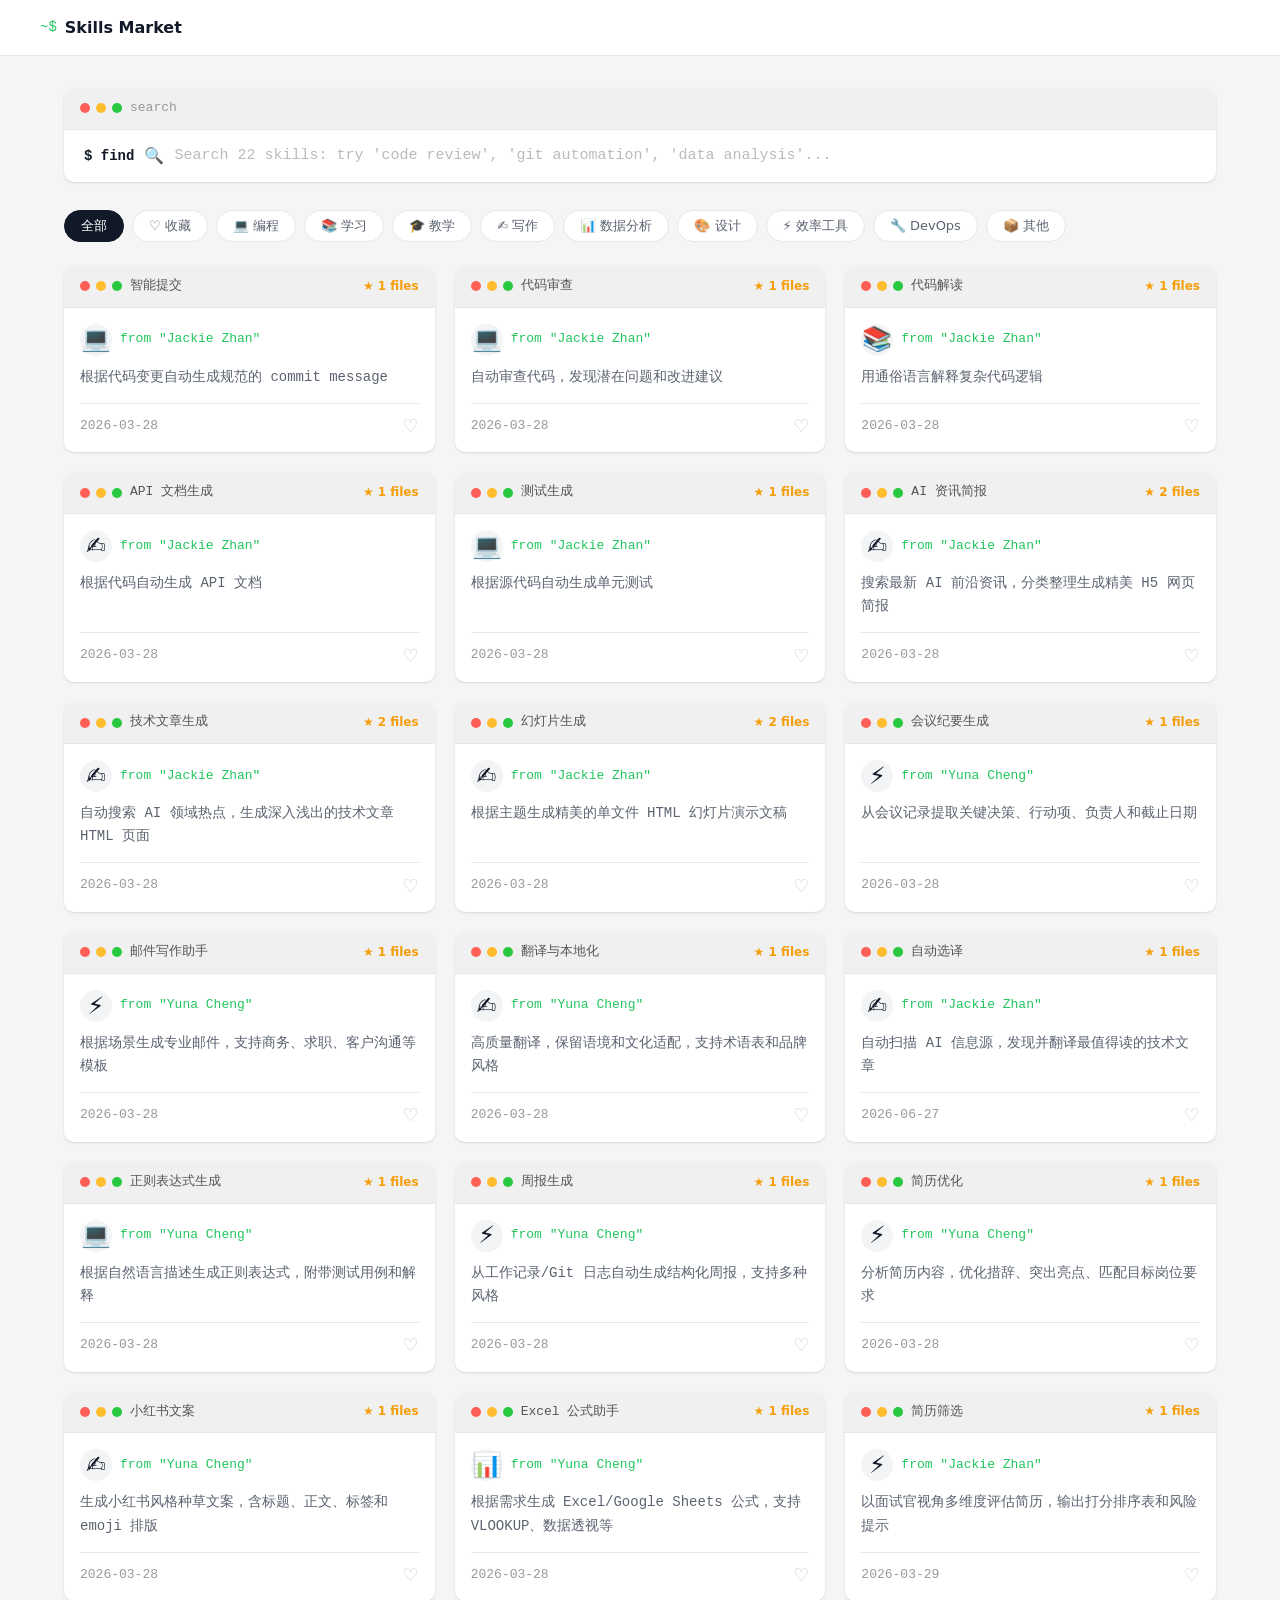
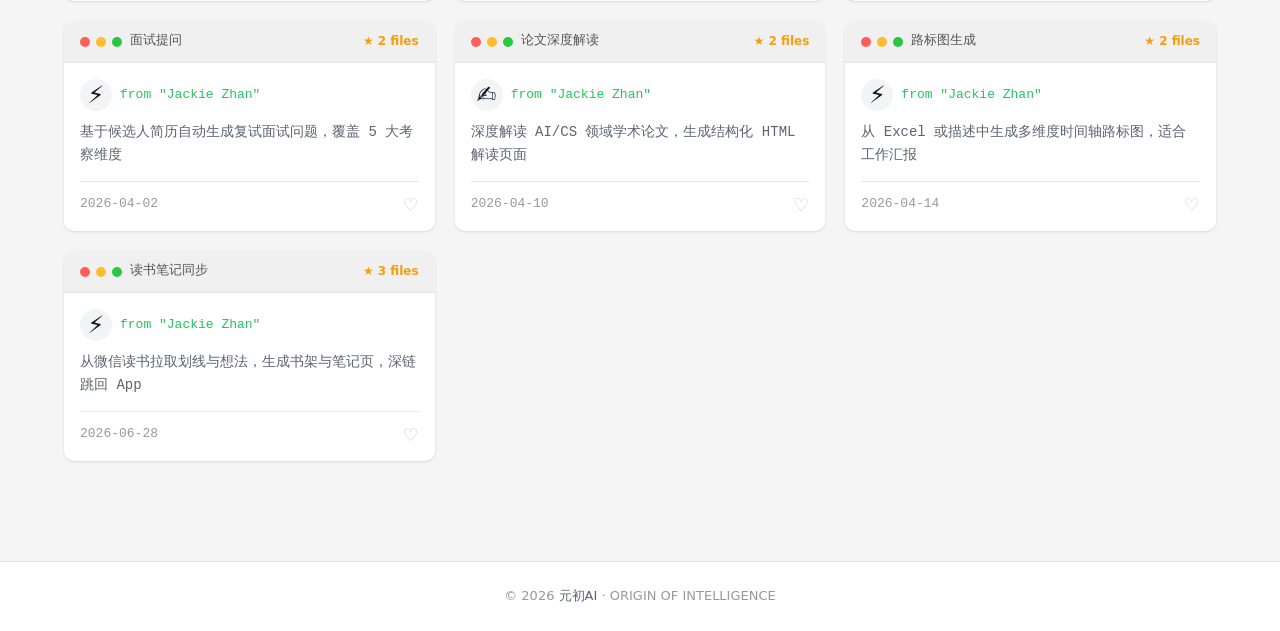
<file: index.html>
<!DOCTYPE html>
<html lang="zh-CN">
<head>
    <meta charset="UTF-8">
    <meta name="viewport" content="width=device-width, initial-scale=1.0">
    <title>Skills Market - 元初AI</title>
    <meta name="description" content="发现和下载有趣实用的 AI Skills，支持 Claude Code、Codex、OpenClaw 等多种 Agent 框架">
    <link rel="stylesheet" href="assets/css/style.css">
</head>
<body>

    <!-- Top Navigation -->
    <nav class="top-nav">
        <div class="top-nav-inner">
            <a href="index.html" class="nav-brand">
                <span class="terminal-prompt">~$</span> Skills Market
            </a>
            <div class="nav-links">
            </div>
        </div>
    </nav>

    <!-- Search Section — Terminal Window -->
    <div class="search-section">
        <div class="search-terminal">
            <div class="search-terminal-bar">
                <div class="window-dots">
                    <span class="dot red"></span>
                    <span class="dot yellow"></span>
                    <span class="dot green"></span>
                </div>
                <span class="bar-title">search</span>
            </div>
            <div class="search-body">
                <span class="search-prefix">$ find</span>
                <span class="search-icon">🔍</span>
                <input type="text" id="search-input" placeholder="Search skills...">
            </div>
        </div>
    </div>

    <div class="content">

        <!-- Categories -->
        <div id="categories" class="categories">
            <!-- JS renders category tags here -->
        </div>

        <!-- Skills Grid -->
        <div id="skills-grid" class="skills-grid">
            <!-- JS renders skill cards here -->
        </div>

    </div>

    <footer>
        <p>&copy; 2026 <a href="https://yuanchu.ai" target="_blank">元初AI</a> &middot; ORIGIN OF INTELLIGENCE</p>
    </footer>

    <script src="assets/js/app.js"></script>

</body>
</html>
</file>
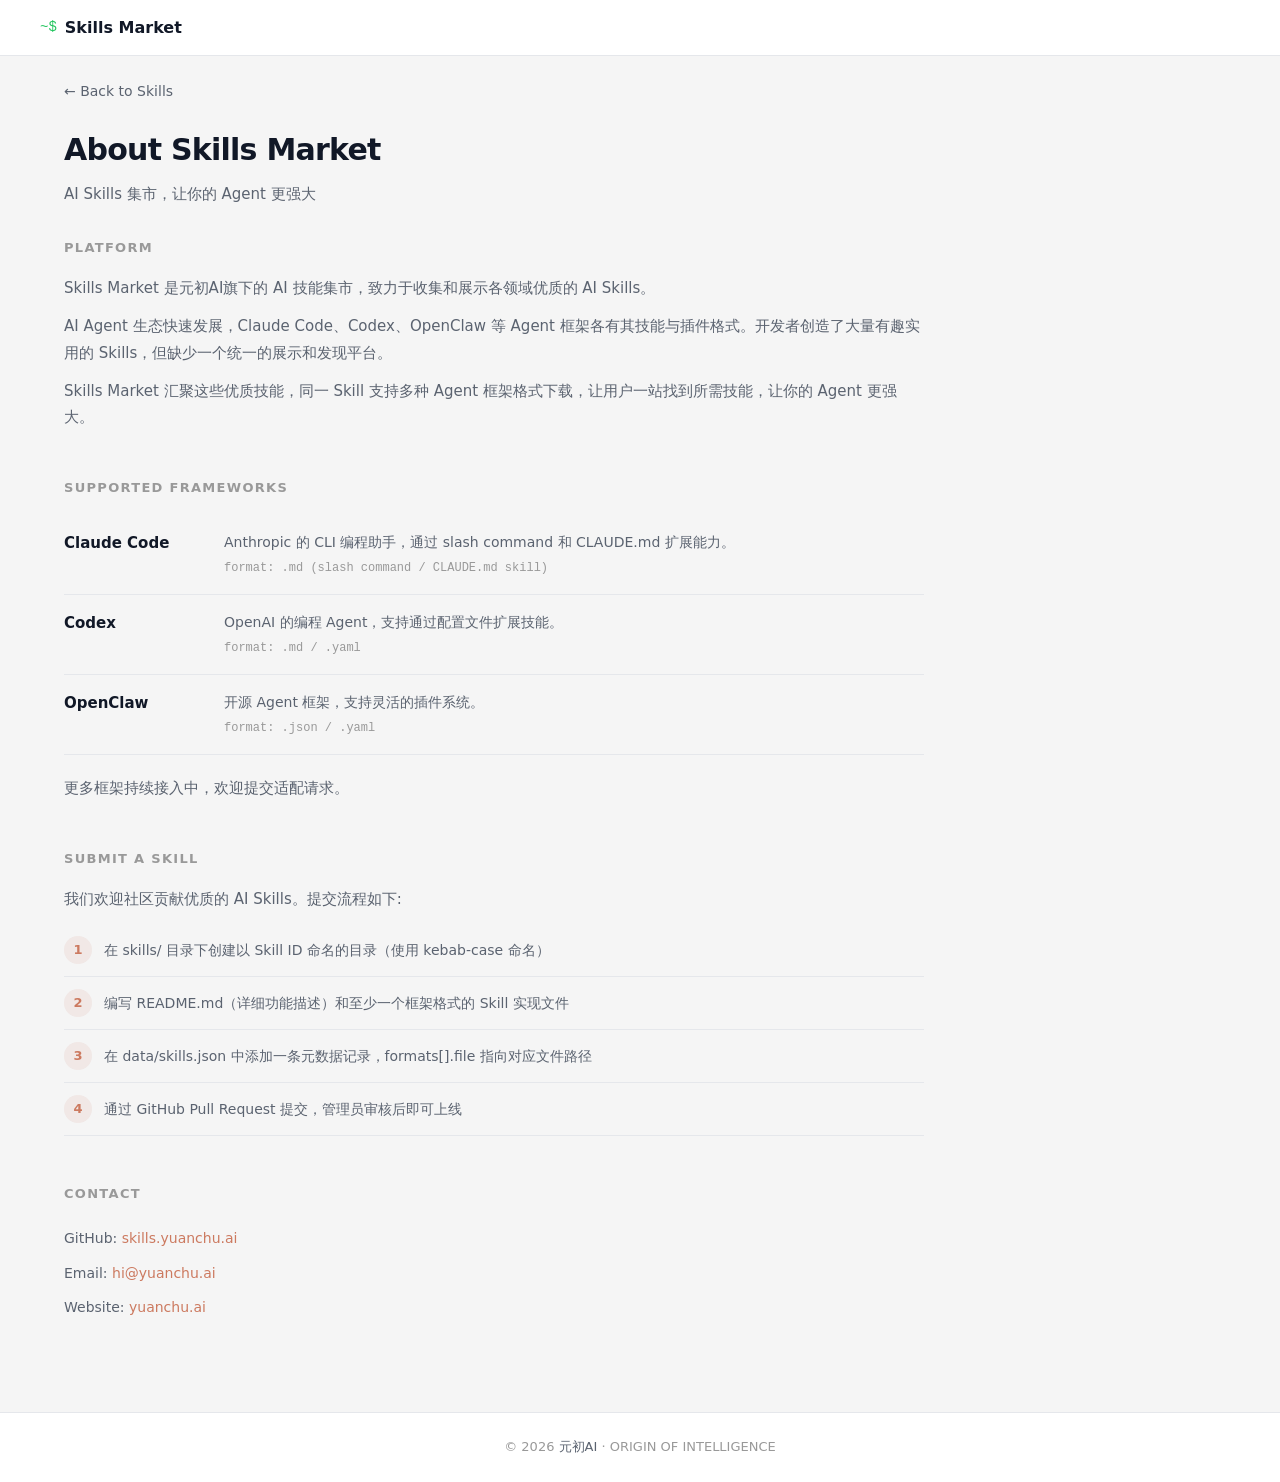
<file: about.html>
<!DOCTYPE html>
<html lang="zh-CN">
<head>
    <meta charset="UTF-8">
    <meta name="viewport" content="width=device-width, initial-scale=1.0">
    <title>关于 - Skills Market - 元初AI</title>
    <meta name="description" content="关于 Skills Market - AI Skills 集市，收集和展示各领域优质 AI Skills">
    <link rel="stylesheet" href="assets/css/style.css">
</head>
<body>

    <!-- Top Navigation -->
    <nav class="top-nav">
        <div class="top-nav-inner">
            <a href="index.html" class="nav-brand">
                <span class="terminal-prompt">~$</span> Skills Market
            </a>
            <div class="nav-links">
            </div>
        </div>
    </nav>

    <div class="content">

        <!-- Back Navigation -->
        <a href="index.html" class="back-nav">&larr; Back to Skills</a>

        <!-- About Header -->
        <div class="about-header">
            <h1 class="page-title">About Skills Market</h1>
            <p class="page-subtitle">AI Skills 集市，让你的 Agent 更强大</p>
        </div>

        <div class="about-content">

            <!-- Platform Introduction -->
            <div class="about-section">
                <h2>PLATFORM</h2>
                <div class="about-text">
                    <p>Skills Market 是元初AI旗下的 AI 技能集市，致力于收集和展示各领域优质的 AI Skills。</p>
                    <p>AI Agent 生态快速发展，Claude Code、Codex、OpenClaw 等 Agent 框架各有其技能与插件格式。开发者创造了大量有趣实用的 Skills，但缺少一个统一的展示和发现平台。</p>
                    <p>Skills Market 汇聚这些优质技能，同一 Skill 支持多种 Agent 框架格式下载，让用户一站找到所需技能，让你的 Agent 更强大。</p>
                </div>
            </div>

            <!-- Supported Agent Frameworks -->
            <div class="about-section">
                <h2>SUPPORTED FRAMEWORKS</h2>
                <div class="framework-list">

                    <div class="framework-item">
                        <div class="framework-item-name">Claude Code</div>
                        <div>
                            <div class="framework-item-desc">Anthropic 的 CLI 编程助手，通过 slash command 和 CLAUDE.md 扩展能力。</div>
                            <div class="framework-item-format">format: .md (slash command / CLAUDE.md skill)</div>
                        </div>
                    </div>

                    <div class="framework-item">
                        <div class="framework-item-name">Codex</div>
                        <div>
                            <div class="framework-item-desc">OpenAI 的编程 Agent，支持通过配置文件扩展技能。</div>
                            <div class="framework-item-format">format: .md / .yaml</div>
                        </div>
                    </div>

                    <div class="framework-item">
                        <div class="framework-item-name">OpenClaw</div>
                        <div>
                            <div class="framework-item-desc">开源 Agent 框架，支持灵活的插件系统。</div>
                            <div class="framework-item-format">format: .json / .yaml</div>
                        </div>
                    </div>

                </div>
                <div class="about-text" style="margin-top: 20px;">
                    <p>更多框架持续接入中，欢迎提交适配请求。</p>
                </div>
            </div>

            <!-- How to Submit -->
            <div class="about-section">
                <h2>SUBMIT A SKILL</h2>
                <div class="about-text">
                    <p>我们欢迎社区贡献优质的 AI Skills。提交流程如下:</p>
                </div>
                <div class="submit-steps">
                    <div class="submit-step">
                        <div class="submit-step-text">在 skills/ 目录下创建以 Skill ID 命名的目录（使用 kebab-case 命名）</div>
                    </div>
                    <div class="submit-step">
                        <div class="submit-step-text">编写 README.md（详细功能描述）和至少一个框架格式的 Skill 实现文件</div>
                    </div>
                    <div class="submit-step">
                        <div class="submit-step-text">在 data/skills.json 中添加一条元数据记录，formats[].file 指向对应文件路径</div>
                    </div>
                    <div class="submit-step">
                        <div class="submit-step-text">通过 GitHub Pull Request 提交，管理员审核后即可上线</div>
                    </div>
                </div>
            </div>

            <!-- Contact -->
            <div class="about-section">
                <h2>CONTACT</h2>
                <div class="contact-info">
                    <div class="contact-item">GitHub: <a href="https://github.com/nicejackiezhang/skills.yuanchu.ai" target="_blank">skills.yuanchu.ai</a></div>
                    <div class="contact-item">Email: <a href="mailto:hi@yuanchu.ai">hi@yuanchu.ai</a></div>
                    <div class="contact-item">Website: <a href="https://yuanchu.ai" target="_blank">yuanchu.ai</a></div>
                </div>
            </div>

        </div>

    </div>

    <footer>
        <p>&copy; 2026 <a href="https://yuanchu.ai" target="_blank">元初AI</a> &middot; ORIGIN OF INTELLIGENCE</p>
    </footer>

</body>
</html>
</file>
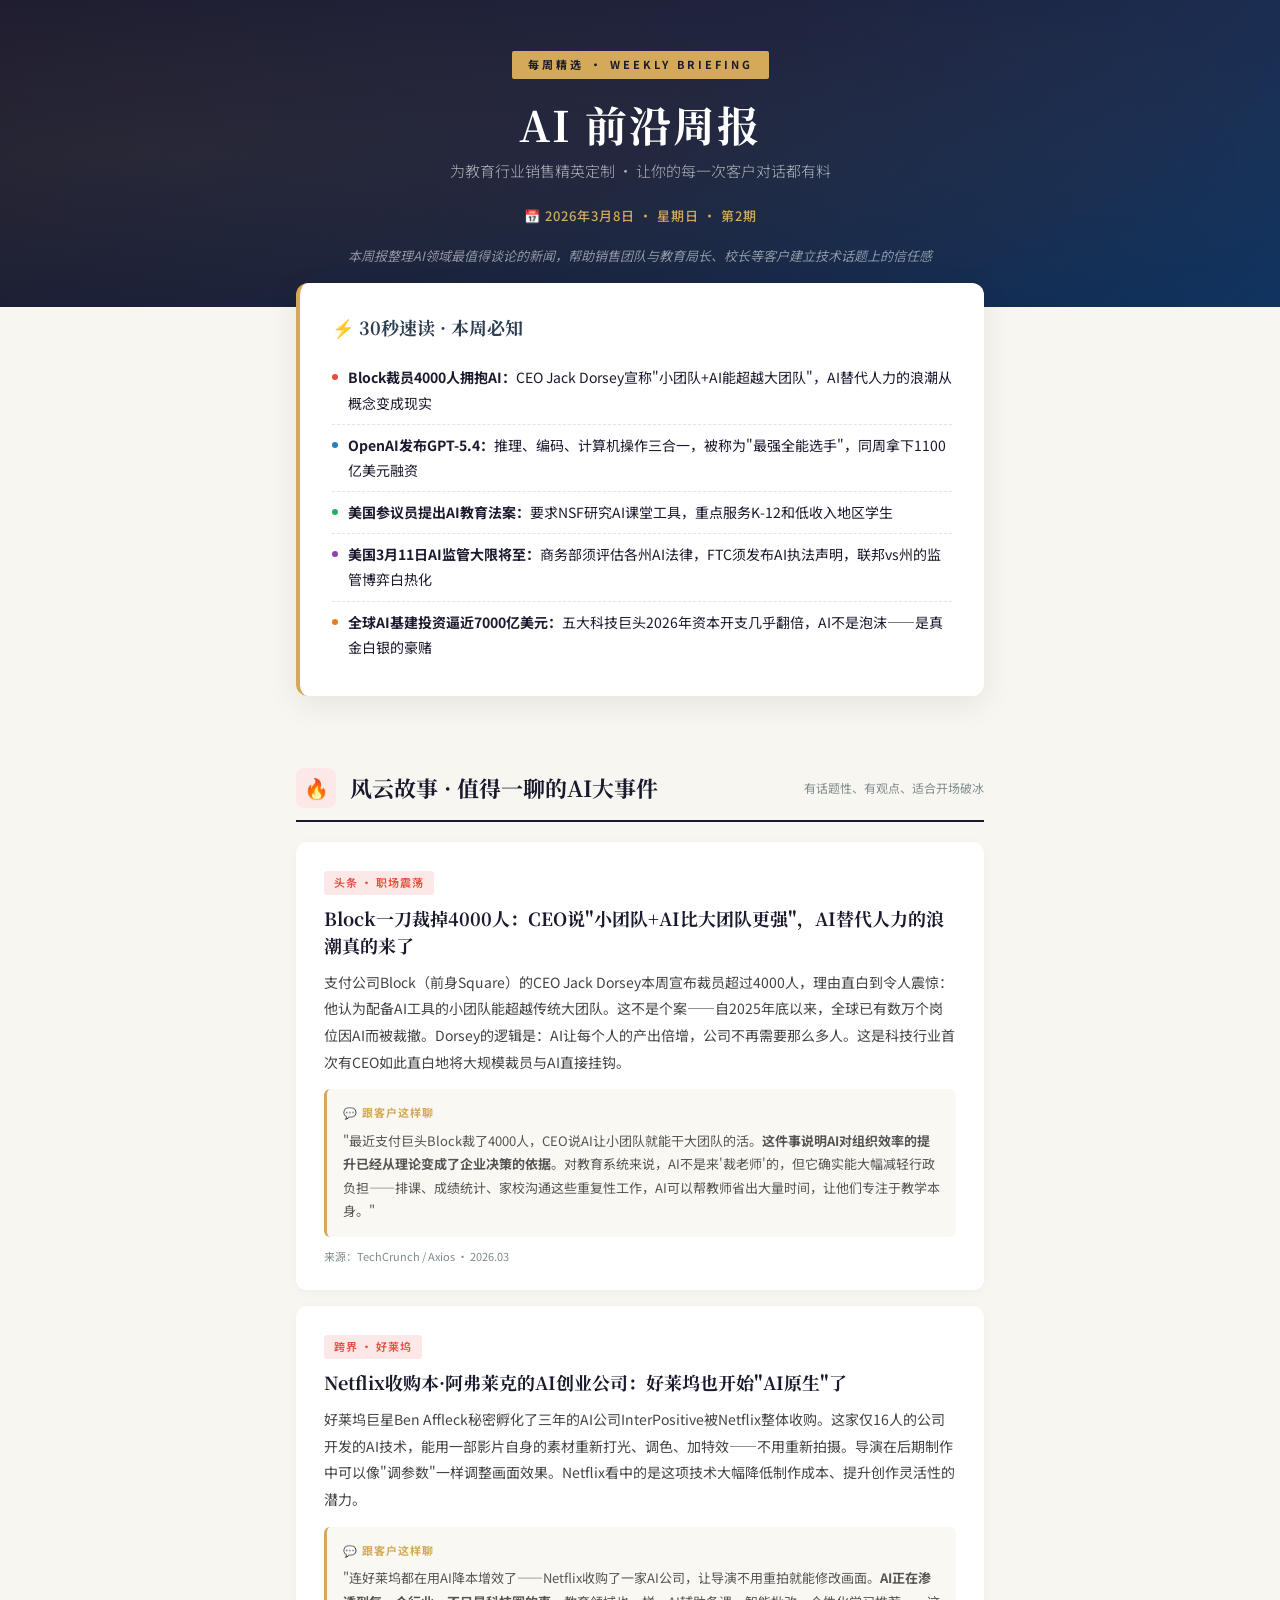
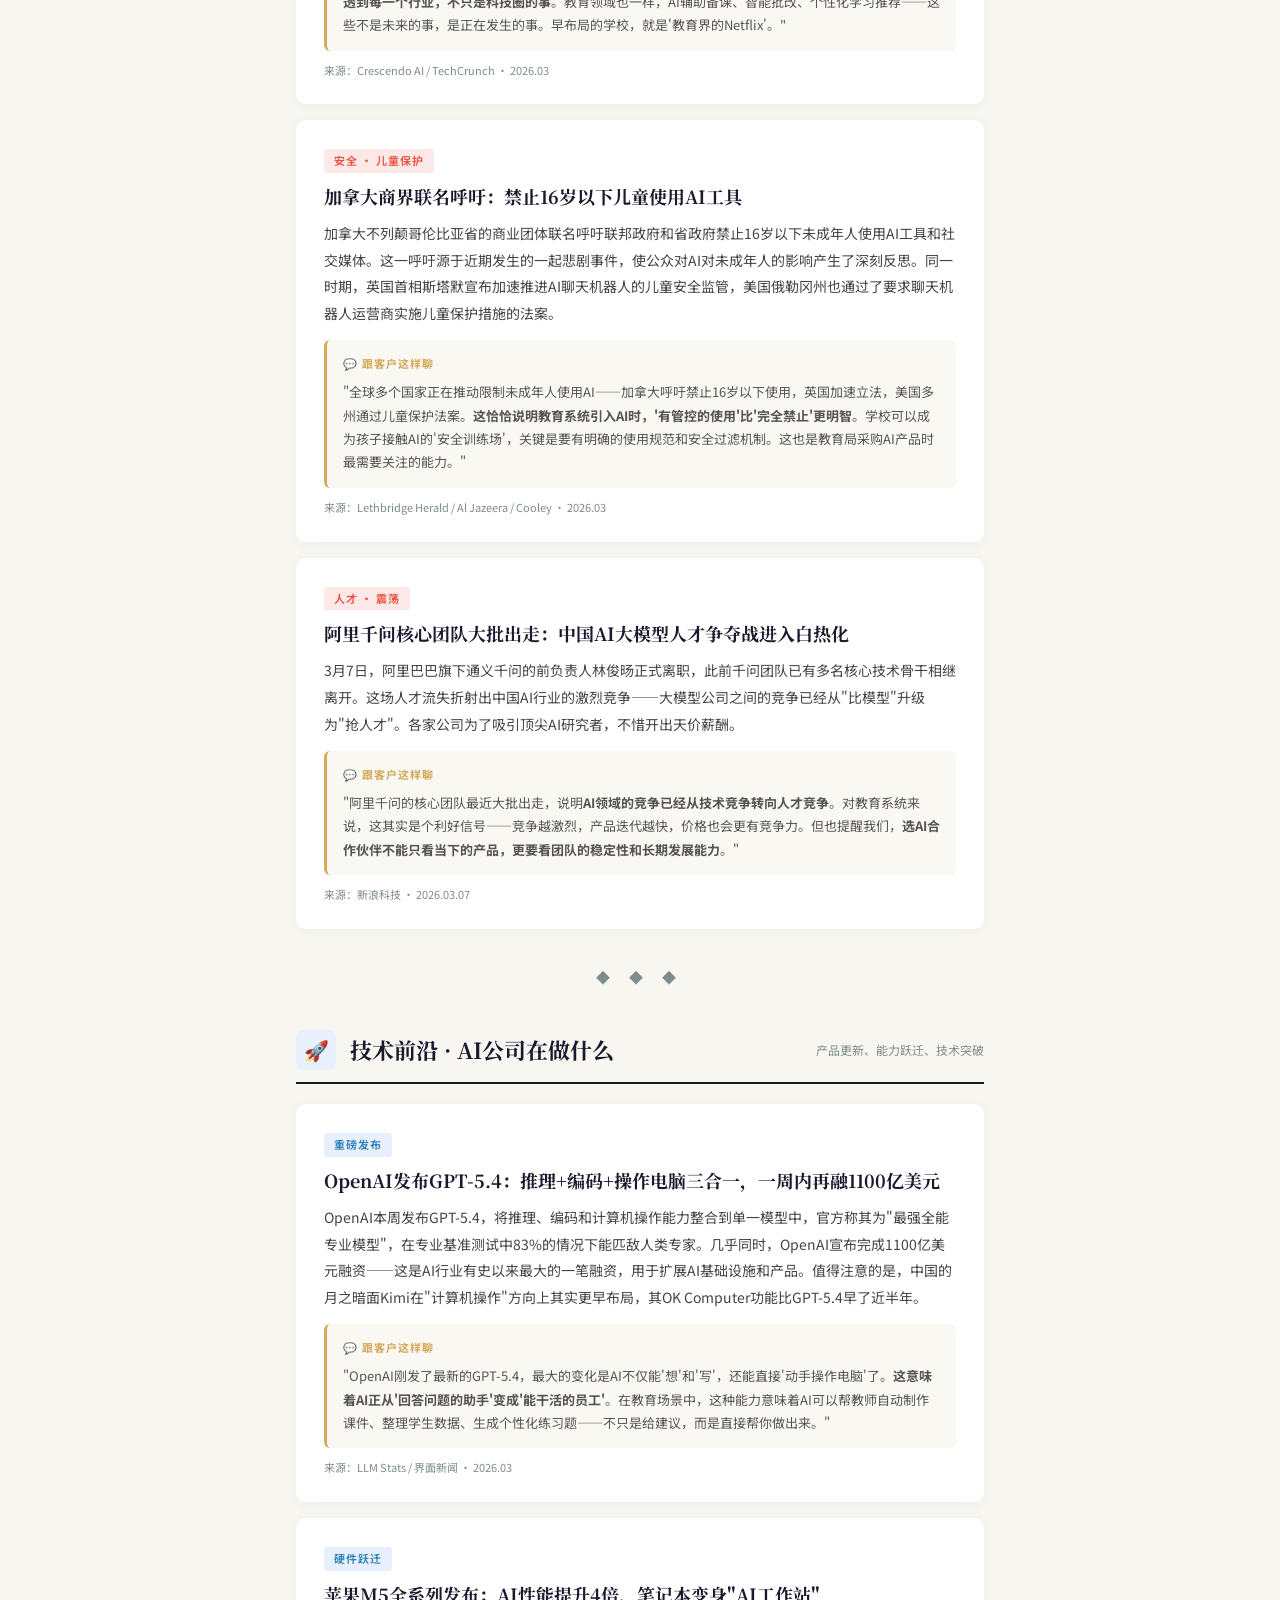
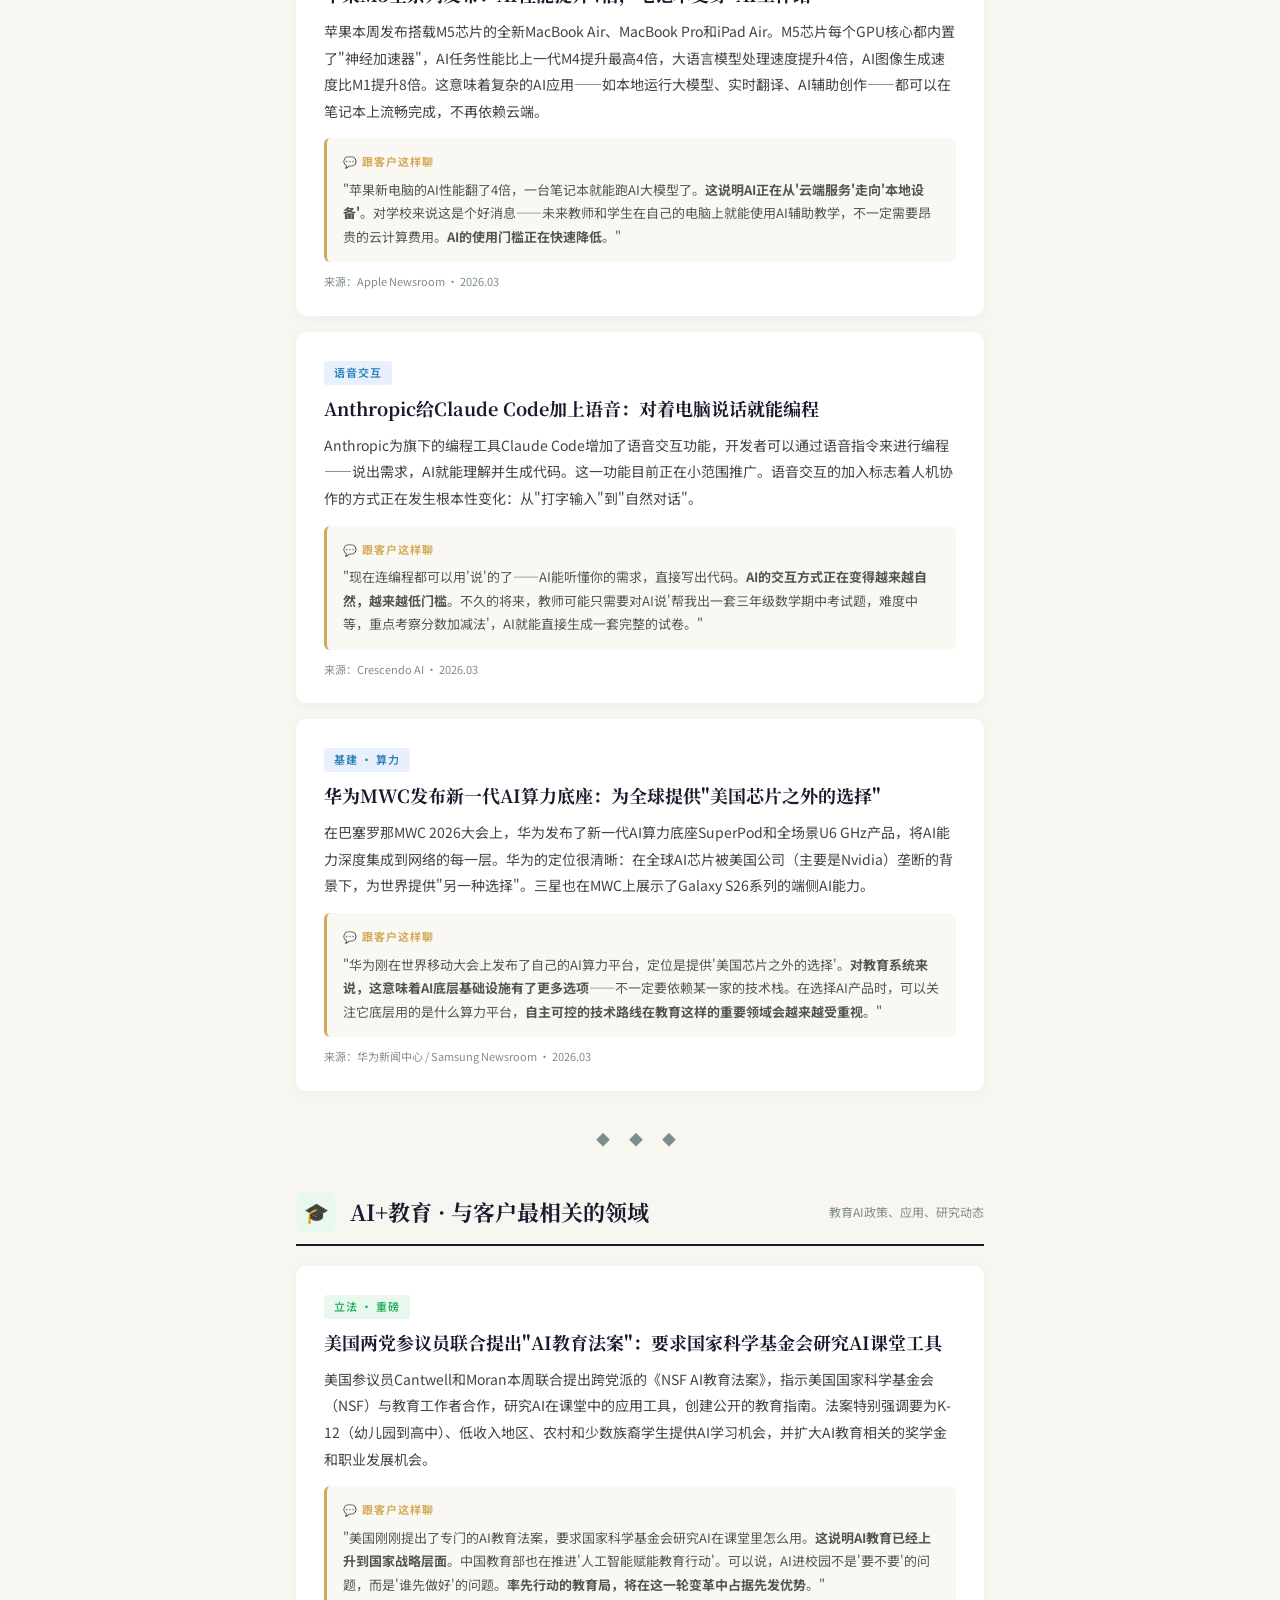
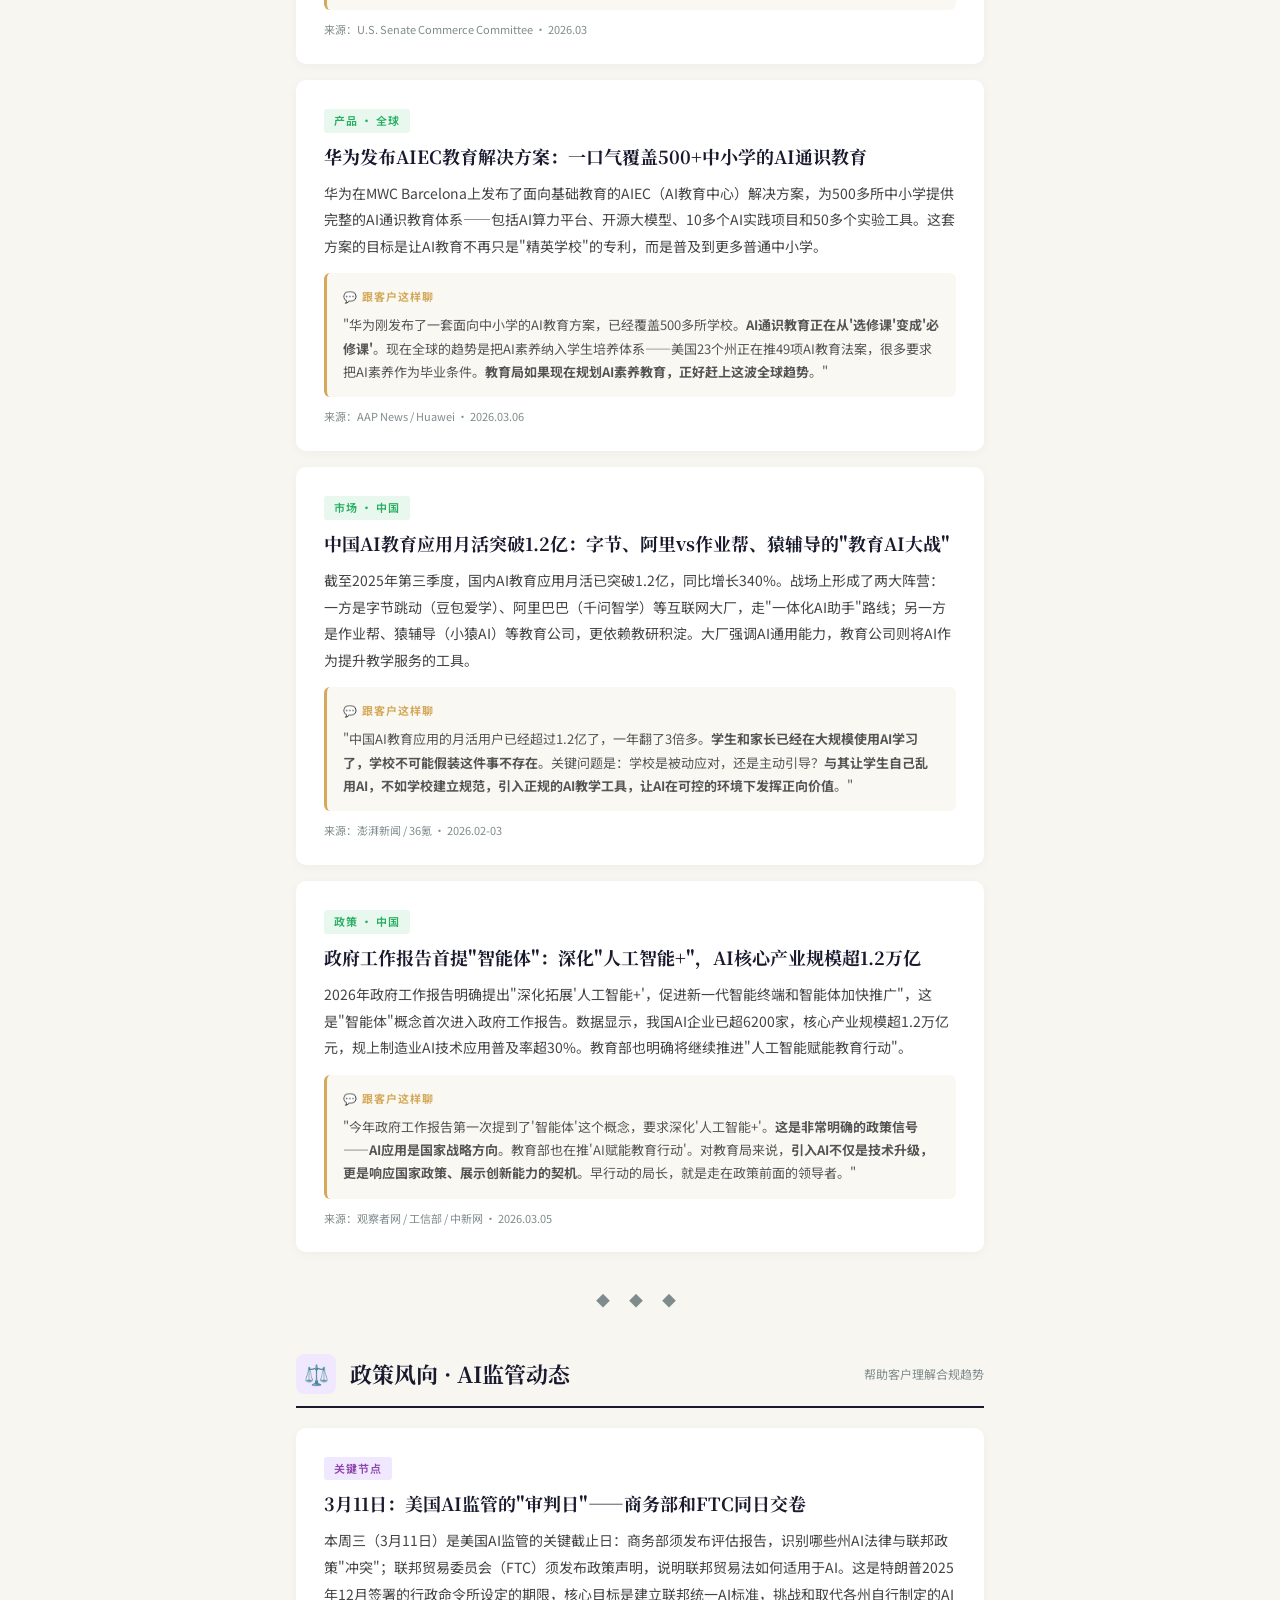
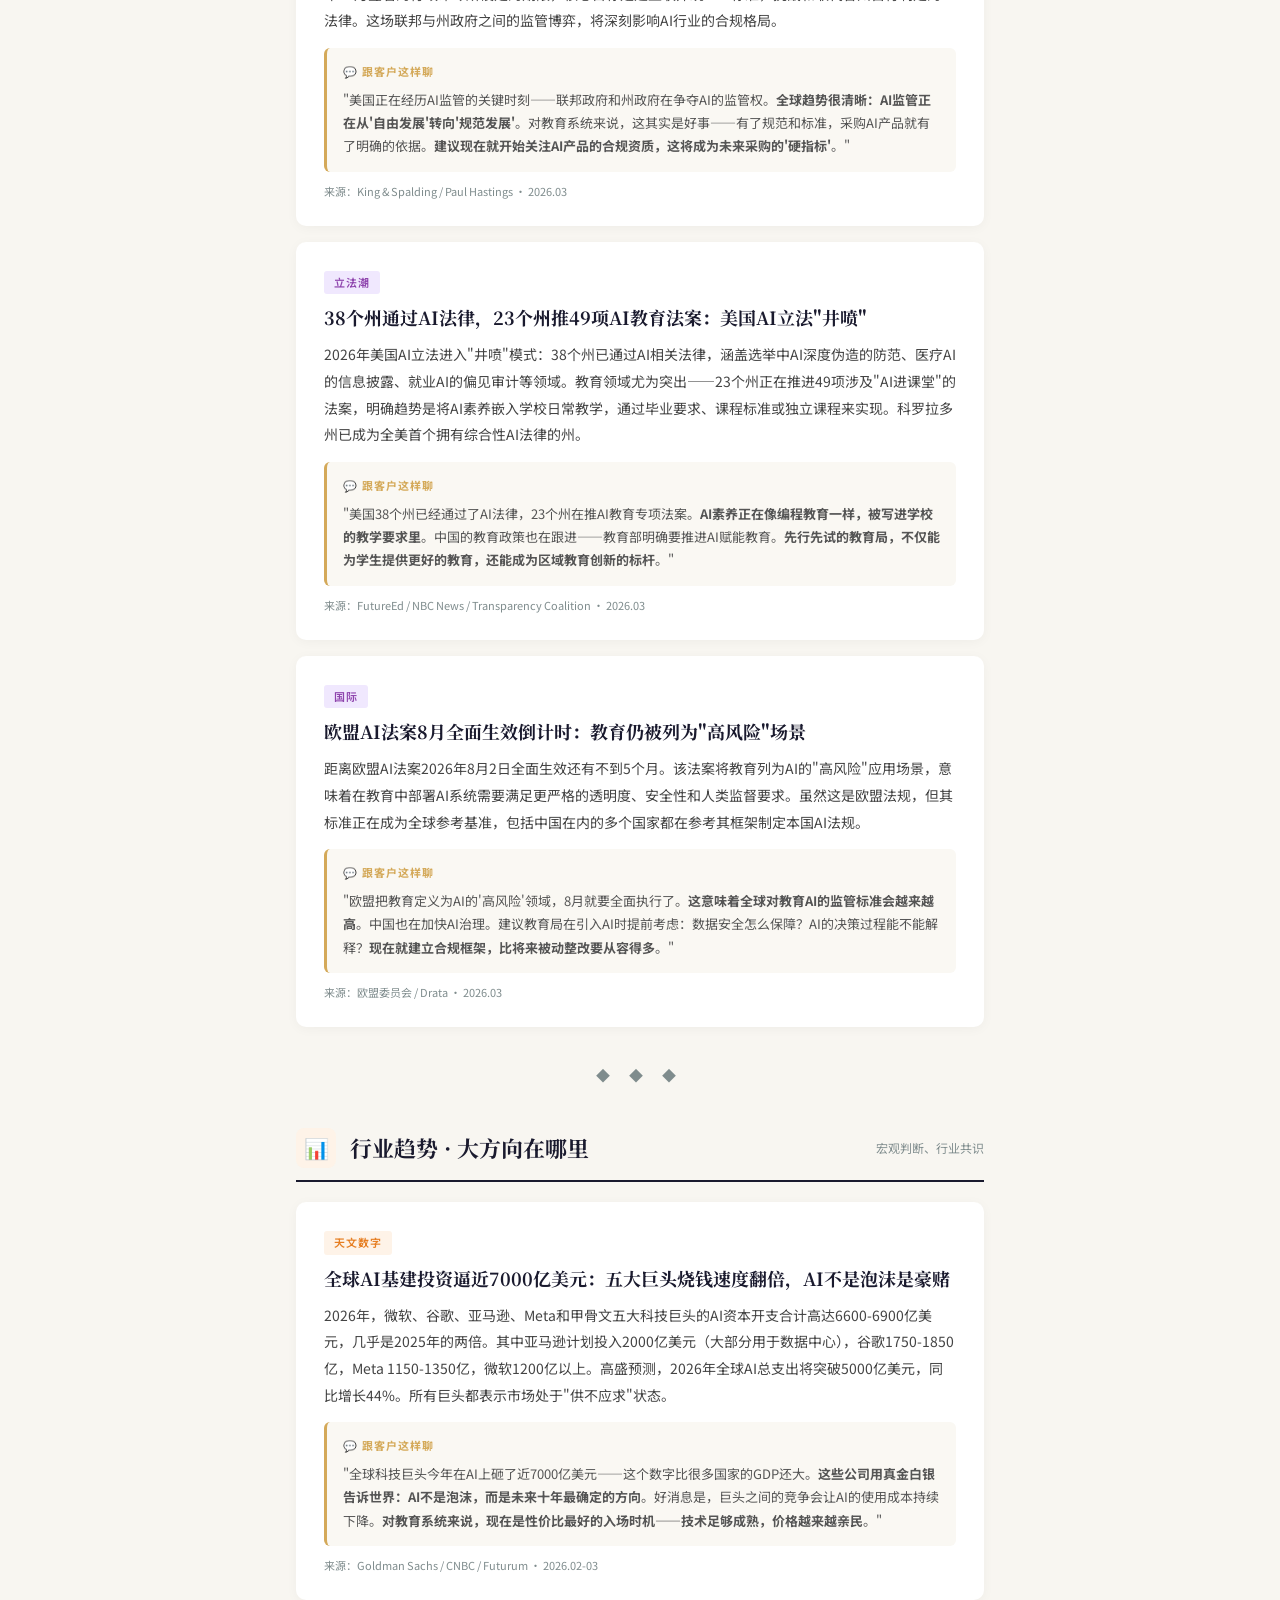
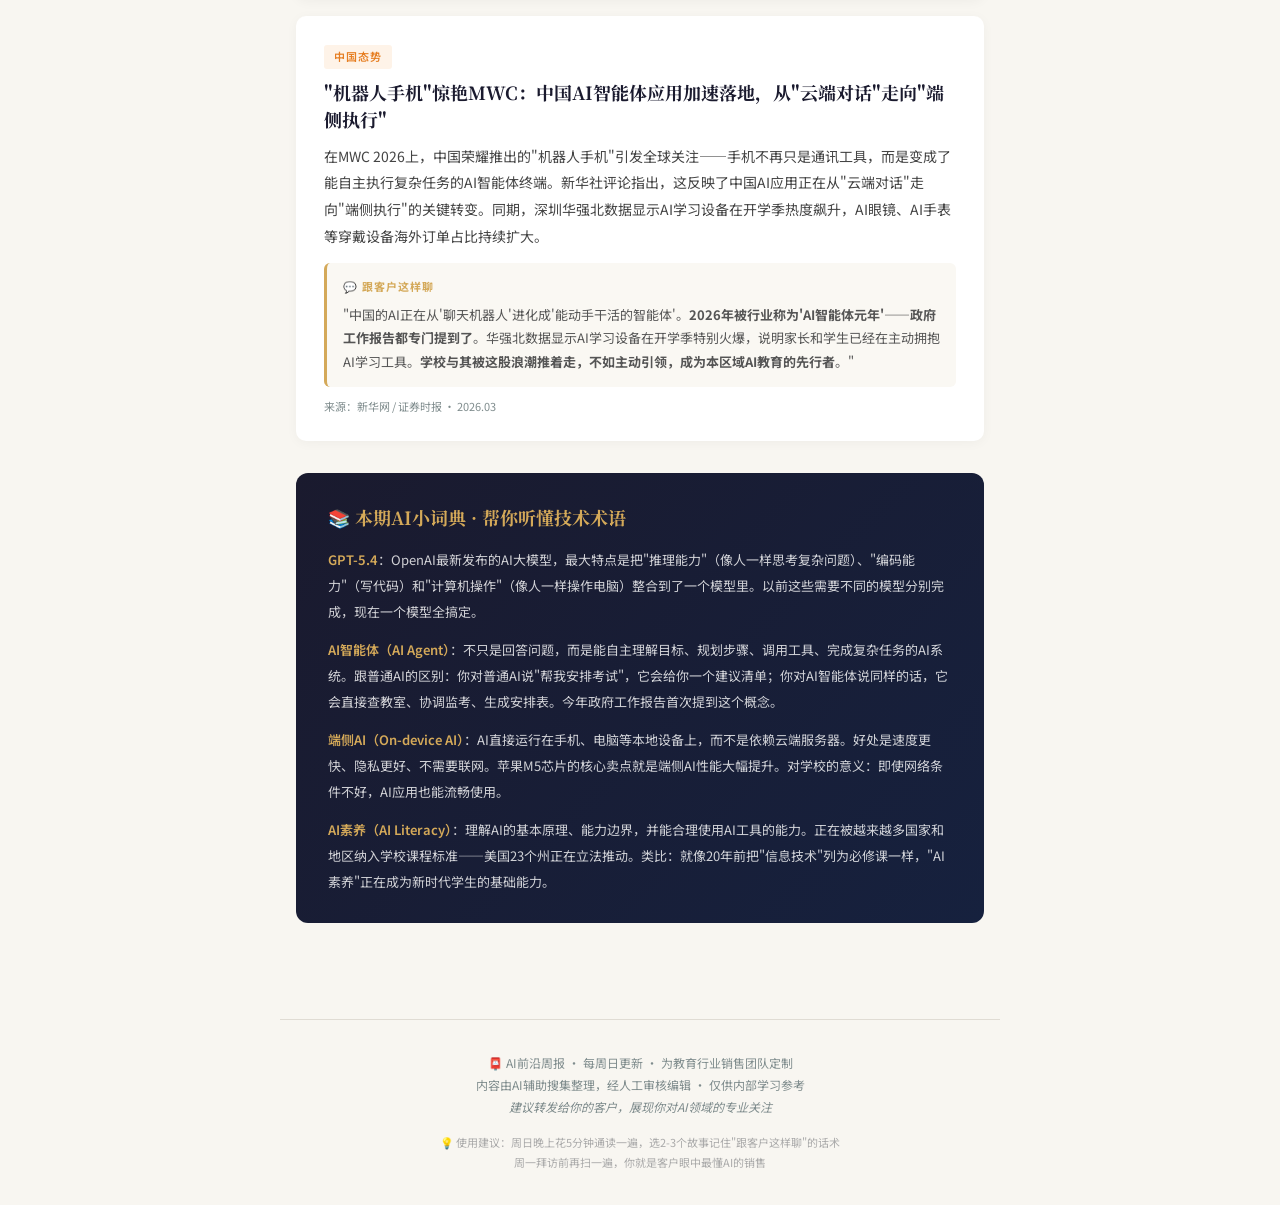
<file: skills/ai-weekly-briefing/assets/template.html>
<!DOCTYPE html>
<html lang="zh-CN">

<head>
  <meta charset="UTF-8">
  <meta name="viewport" content="width=device-width, initial-scale=1.0">
  <title>AI前沿周报 | 2026年3月8日</title>
  <link
    href="https://fonts.googleapis.com/css2?family=Noto+Sans+SC:wght@300;400;500;700;900&family=Noto+Serif+SC:wght@400;600;700&display=swap"
    rel="stylesheet">
  <style>
    :root {
      --ink: #1a1a2e;
      --paper: #f8f6f1;
      --accent: #c0392b;
      --accent2: #2c3e50;
      --gold: #d4a959;
      --muted: #7f8c8d;
      --card-bg: #ffffff;
      --tag-drama: #e74c3c;
      --tag-tech: #2980b9;
      --tag-edu: #27ae60;
      --tag-policy: #8e44ad;
      --tag-trend: #e67e22;
    }

    * {
      margin: 0;
      padding: 0;
      box-sizing: border-box;
    }

    body {
      font-family: 'Noto Sans SC', sans-serif;
      background: var(--paper);
      color: var(--ink);
      line-height: 1.8;
      -webkit-font-smoothing: antialiased;
    }

    .header {
      background: linear-gradient(135deg, #1a1a2e 0%, #16213e 50%, #0f3460 100%);
      color: white;
      padding: 48px 24px 40px;
      text-align: center;
      position: relative;
      overflow: hidden;
    }

    .header::before {
      content: '';
      position: absolute;
      top: -50%;
      left: -50%;
      width: 200%;
      height: 200%;
      background: radial-gradient(ellipse at 30% 50%, rgba(212, 169, 89, 0.08) 0%, transparent 50%),
        radial-gradient(ellipse at 70% 30%, rgba(192, 57, 43, 0.06) 0%, transparent 50%);
      animation: shimmer 8s ease-in-out infinite alternate;
    }

    @keyframes shimmer {
      0% {
        transform: translate(0, 0);
      }

      100% {
        transform: translate(-5%, 3%);
      }
    }

    .header-inner {
      position: relative;
      z-index: 1;
      max-width: 720px;
      margin: 0 auto;
    }

    .header .edition-tag {
      display: inline-block;
      background: var(--gold);
      color: var(--ink);
      font-size: 11px;
      font-weight: 700;
      letter-spacing: 3px;
      text-transform: uppercase;
      padding: 4px 16px;
      border-radius: 2px;
      margin-bottom: 20px;
    }

    .header h1 {
      font-family: 'Noto Serif SC', serif;
      font-size: 42px;
      font-weight: 700;
      line-height: 1.2;
      margin-bottom: 8px;
      letter-spacing: 2px;
    }

    .header .subtitle {
      font-size: 15px;
      color: rgba(255, 255, 255, 0.65);
      font-weight: 300;
      margin-bottom: 20px;
    }

    .header .date-line {
      font-size: 13px;
      color: var(--gold);
      font-weight: 500;
      letter-spacing: 1px;
    }

    .header .purpose {
      margin-top: 16px;
      font-size: 13px;
      color: rgba(255, 255, 255, 0.5);
      font-style: italic;
    }

    .quick-read {
      max-width: 720px;
      margin: -24px auto 0;
      padding: 0 16px;
      position: relative;
      z-index: 2;
    }

    .quick-read-card {
      background: var(--card-bg);
      border-radius: 12px;
      padding: 28px 32px;
      box-shadow: 0 8px 32px rgba(0, 0, 0, 0.08);
      border-left: 4px solid var(--gold);
    }

    .quick-read-card h2 {
      font-family: 'Noto Serif SC', serif;
      font-size: 18px;
      color: var(--accent2);
      margin-bottom: 14px;
    }

    .quick-read-card ul {
      list-style: none;
      padding: 0;
    }

    .quick-read-card li {
      padding: 8px 0;
      font-size: 14px;
      border-bottom: 1px dashed #e8e4dc;
      display: flex;
      align-items: flex-start;
      gap: 10px;
    }

    .quick-read-card li:last-child {
      border-bottom: none;
    }

    .quick-read-card .bullet {
      flex-shrink: 0;
      width: 6px;
      height: 6px;
      border-radius: 50%;
      margin-top: 9px;
    }

    .bullet-red {
      background: var(--tag-drama);
    }

    .bullet-blue {
      background: var(--tag-tech);
    }

    .bullet-green {
      background: var(--tag-edu);
    }

    .bullet-purple {
      background: var(--tag-policy);
    }

    .bullet-orange {
      background: var(--tag-trend);
    }

    .content {
      max-width: 720px;
      margin: 0 auto;
      padding: 32px 16px 64px;
    }

    .section-header {
      display: flex;
      align-items: center;
      gap: 14px;
      margin: 40px 0 20px;
      padding-bottom: 12px;
      border-bottom: 2px solid var(--ink);
    }

    .section-header .icon {
      width: 40px;
      height: 40px;
      border-radius: 8px;
      display: flex;
      align-items: center;
      justify-content: center;
      font-size: 20px;
      flex-shrink: 0;
    }

    .icon-drama {
      background: #fde8e8;
    }

    .icon-tech {
      background: #e8f0fe;
    }

    .icon-edu {
      background: #e8f8ee;
    }

    .icon-policy {
      background: #f0e8fe;
    }

    .icon-trend {
      background: #fef3e8;
    }

    .section-header h2 {
      font-family: 'Noto Serif SC', serif;
      font-size: 22px;
      font-weight: 700;
    }

    .section-header .section-desc {
      font-size: 12px;
      color: var(--muted);
      margin-left: auto;
      text-align: right;
      max-width: 200px;
      line-height: 1.5;
    }

    .news-card {
      background: var(--card-bg);
      border-radius: 10px;
      padding: 24px 28px;
      margin-bottom: 16px;
      box-shadow: 0 2px 12px rgba(0, 0, 0, 0.04);
      transition: transform 0.2s, box-shadow 0.2s;
      position: relative;
      overflow: hidden;
    }

    .news-card:hover {
      transform: translateY(-2px);
      box-shadow: 0 6px 20px rgba(0, 0, 0, 0.08);
    }

    .news-card .tag {
      display: inline-block;
      font-size: 11px;
      font-weight: 600;
      letter-spacing: 1px;
      padding: 2px 10px;
      border-radius: 3px;
      margin-bottom: 10px;
      text-transform: uppercase;
    }

    .tag-drama-style {
      background: #fde8e8;
      color: var(--tag-drama);
    }

    .tag-tech-style {
      background: #e8f0fe;
      color: var(--tag-tech);
    }

    .tag-edu-style {
      background: #e8f8ee;
      color: var(--tag-edu);
    }

    .tag-policy-style {
      background: #f0e8fe;
      color: var(--tag-policy);
    }

    .tag-trend-style {
      background: #fef3e8;
      color: var(--tag-trend);
    }

    .news-card h3 {
      font-family: 'Noto Serif SC', serif;
      font-size: 18px;
      font-weight: 700;
      line-height: 1.5;
      margin-bottom: 10px;
      color: var(--ink);
    }

    .news-card .summary {
      font-size: 14px;
      color: #444;
      line-height: 1.9;
      margin-bottom: 14px;
    }

    .news-card .talk-point {
      background: #faf8f3;
      border-radius: 6px;
      padding: 14px 16px;
      border-left: 3px solid var(--gold);
      margin-top: 12px;
    }

    .talk-point-label {
      font-size: 11px;
      font-weight: 700;
      color: var(--gold);
      letter-spacing: 1px;
      text-transform: uppercase;
      margin-bottom: 6px;
    }

    .talk-point p {
      font-size: 13px;
      color: #555;
      line-height: 1.8;
    }

    .news-card .source {
      font-size: 11px;
      color: var(--muted);
      margin-top: 10px;
    }

    .knowledge-box {
      background: linear-gradient(135deg, #1a1a2e, #16213e);
      color: white;
      border-radius: 12px;
      padding: 28px 32px;
      margin: 32px 0;
    }

    .knowledge-box h3 {
      font-family: 'Noto Serif SC', serif;
      font-size: 18px;
      color: var(--gold);
      margin-bottom: 14px;
    }

    .knowledge-box p {
      font-size: 13px;
      line-height: 2;
      color: rgba(255, 255, 255, 0.8);
    }

    .knowledge-box .term {
      color: var(--gold);
      font-weight: 600;
    }

    .footer {
      max-width: 720px;
      margin: 0 auto;
      padding: 32px 16px;
      text-align: center;
      border-top: 1px solid #e0dcd4;
    }

    .footer p {
      font-size: 12px;
      color: var(--muted);
      line-height: 1.8;
    }

    .fancy-divider {
      text-align: center;
      margin: 36px 0;
      color: var(--muted);
      font-size: 14px;
      letter-spacing: 8px;
    }

    @media (max-width: 600px) {
      .header h1 {
        font-size: 28px;
      }

      .section-header .section-desc {
        display: none;
      }

      .news-card {
        padding: 18px 20px;
      }

      .quick-read-card {
        padding: 20px 22px;
      }
    }
  </style>
</head>

<body>

  <header class="header">
    <div class="header-inner">
      <span class="edition-tag">每周精选 · Weekly Briefing</span>
      <h1>AI 前沿周报</h1>
      <p class="subtitle">为教育行业销售精英定制 · 让你的每一次客户对话都有料</p>
      <p class="date-line">📅 2026年3月8日 · 星期日 · 第2期</p>
      <p class="purpose">本周报整理AI领域最值得谈论的新闻，帮助销售团队与教育局长、校长等客户建立技术话题上的信任感</p>
    </div>
  </header>

  <div class="quick-read">
    <div class="quick-read-card">
      <h2>⚡ 30秒速读 · 本周必知</h2>
      <ul>
        <li>
          <span class="bullet bullet-red"></span>
          <span><strong>Block裁员4000人拥抱AI：</strong>CEO Jack Dorsey宣称"小团队+AI能超越大团队"，AI替代人力的浪潮从概念变成现实</span>
        </li>
        <li>
          <span class="bullet bullet-blue"></span>
          <span><strong>OpenAI发布GPT-5.4：</strong>推理、编码、计算机操作三合一，被称为"最强全能选手"，同周拿下1100亿美元融资</span>
        </li>
        <li>
          <span class="bullet bullet-green"></span>
          <span><strong>美国参议员提出AI教育法案：</strong>要求NSF研究AI课堂工具，重点服务K-12和低收入地区学生</span>
        </li>
        <li>
          <span class="bullet bullet-purple"></span>
          <span><strong>美国3月11日AI监管大限将至：</strong>商务部须评估各州AI法律，FTC须发布AI执法声明，联邦vs州的监管博弈白热化</span>
        </li>
        <li>
          <span class="bullet bullet-orange"></span>
          <span><strong>全球AI基建投资逼近7000亿美元：</strong>五大科技巨头2026年资本开支几乎翻倍，AI不是泡沫——是真金白银的豪赌</span>
        </li>
      </ul>
    </div>
  </div>

  <main class="content">

    <div class="section-header">
      <div class="icon icon-drama">🔥</div>
      <h2>风云故事 · 值得一聊的AI大事件</h2>
      <span class="section-desc">有话题性、有观点、适合开场破冰</span>
    </div>

    <div class="news-card">
      <span class="tag tag-drama-style">头条 · 职场震荡</span>
      <h3>Block一刀裁掉4000人：CEO说"小团队+AI比大团队更强"，AI替代人力的浪潮真的来了</h3>
      <p class="summary">
        支付公司Block（前身Square）的CEO Jack
        Dorsey本周宣布裁员超过4000人，理由直白到令人震惊：他认为配备AI工具的小团队能超越传统大团队。这不是个案——自2025年底以来，全球已有数万个岗位因AI而被裁撤。Dorsey的逻辑是：AI让每个人的产出倍增，公司不再需要那么多人。这是科技行业首次有CEO如此直白地将大规模裁员与AI直接挂钩。
      </p>
      <div class="talk-point">
        <div class="talk-point-label">💬 跟客户这样聊</div>
        <p>
          "最近支付巨头Block裁了4000人，CEO说AI让小团队就能干大团队的活。<strong>这件事说明AI对组织效率的提升已经从理论变成了企业决策的依据</strong>。对教育系统来说，AI不是来'裁老师'的，但它确实能大幅减轻行政负担——排课、成绩统计、家校沟通这些重复性工作，AI可以帮教师省出大量时间，让他们专注于教学本身。"
        </p>
      </div>
      <p class="source">来源：TechCrunch / Axios · 2026.03</p>
    </div>

    <div class="news-card">
      <span class="tag tag-drama-style">跨界 · 好莱坞</span>
      <h3>Netflix收购本·阿弗莱克的AI创业公司：好莱坞也开始"AI原生"了</h3>
      <p class="summary">
        好莱坞巨星Ben
        Affleck秘密孵化了三年的AI公司InterPositive被Netflix整体收购。这家仅16人的公司开发的AI技术，能用一部影片自身的素材重新打光、调色、加特效——不用重新拍摄。导演在后期制作中可以像"调参数"一样调整画面效果。Netflix看中的是这项技术大幅降低制作成本、提升创作灵活性的潜力。
      </p>
      <div class="talk-point">
        <div class="talk-point-label">💬 跟客户这样聊</div>
        <p>
          "连好莱坞都在用AI降本增效了——Netflix收购了一家AI公司，让导演不用重拍就能修改画面。<strong>AI正在渗透到每一个行业，不只是科技圈的事</strong>。教育领域也一样，AI辅助备课、智能批改、个性化学习推荐——这些不是未来的事，是正在发生的事。早布局的学校，就是'教育界的Netflix'。"
        </p>
      </div>
      <p class="source">来源：Crescendo AI / TechCrunch · 2026.03</p>
    </div>

    <div class="news-card">
      <span class="tag tag-drama-style">安全 · 儿童保护</span>
      <h3>加拿大商界联名呼吁：禁止16岁以下儿童使用AI工具</h3>
      <p class="summary">
        加拿大不列颠哥伦比亚省的商业团体联名呼吁联邦政府和省政府禁止16岁以下未成年人使用AI工具和社交媒体。这一呼吁源于近期发生的一起悲剧事件，使公众对AI对未成年人的影响产生了深刻反思。同一时期，英国首相斯塔默宣布加速推进AI聊天机器人的儿童安全监管，美国俄勒冈州也通过了要求聊天机器人运营商实施儿童保护措施的法案。
      </p>
      <div class="talk-point">
        <div class="talk-point-label">💬 跟客户这样聊</div>
        <p>
          "全球多个国家正在推动限制未成年人使用AI——加拿大呼吁禁止16岁以下使用，英国加速立法，美国多州通过儿童保护法案。<strong>这恰恰说明教育系统引入AI时，'有管控的使用'比'完全禁止'更明智</strong>。学校可以成为孩子接触AI的'安全训练场'，关键是要有明确的使用规范和安全过滤机制。这也是教育局采购AI产品时最需要关注的能力。"
        </p>
      </div>
      <p class="source">来源：Lethbridge Herald / Al Jazeera / Cooley · 2026.03</p>
    </div>

    <div class="news-card">
      <span class="tag tag-drama-style">人才 · 震荡</span>
      <h3>阿里千问核心团队大批出走：中国AI大模型人才争夺战进入白热化</h3>
      <p class="summary">
        3月7日，阿里巴巴旗下通义千问的前负责人林俊旸正式离职，此前千问团队已有多名核心技术骨干相继离开。这场人才流失折射出中国AI行业的激烈竞争——大模型公司之间的竞争已经从"比模型"升级为"抢人才"。各家公司为了吸引顶尖AI研究者，不惜开出天价薪酬。
      </p>
      <div class="talk-point">
        <div class="talk-point-label">💬 跟客户这样聊</div>
        <p>
          "阿里千问的核心团队最近大批出走，说明<strong>AI领域的竞争已经从技术竞争转向人才竞争</strong>。对教育系统来说，这其实是个利好信号——竞争越激烈，产品迭代越快，价格也会更有竞争力。但也提醒我们，<strong>选AI合作伙伴不能只看当下的产品，更要看团队的稳定性和长期发展能力</strong>。"
        </p>
      </div>
      <p class="source">来源：新浪科技 · 2026.03.07</p>
    </div>

    <div class="fancy-divider">◆ ◆ ◆</div>

    <div class="section-header">
      <div class="icon icon-tech">🚀</div>
      <h2>技术前沿 · AI公司在做什么</h2>
      <span class="section-desc">产品更新、能力跃迁、技术突破</span>
    </div>

    <div class="news-card">
      <span class="tag tag-tech-style">重磅发布</span>
      <h3>OpenAI发布GPT-5.4：推理+编码+操作电脑三合一，一周内再融1100亿美元</h3>
      <p class="summary">
        OpenAI本周发布GPT-5.4，将推理、编码和计算机操作能力整合到单一模型中，官方称其为"最强全能专业模型"，在专业基准测试中83%的情况下能匹敌人类专家。几乎同时，OpenAI宣布完成1100亿美元融资——这是AI行业有史以来最大的一笔融资，用于扩展AI基础设施和产品。值得注意的是，中国的月之暗面Kimi在"计算机操作"方向上其实更早布局，其OK
        Computer功能比GPT-5.4早了近半年。
      </p>
      <div class="talk-point">
        <div class="talk-point-label">💬 跟客户这样聊</div>
        <p>
          "OpenAI刚发了最新的GPT-5.4，最大的变化是AI不仅能'想'和'写'，还能直接'动手操作电脑'了。<strong>这意味着AI正从'回答问题的助手'变成'能干活的员工'</strong>。在教育场景中，这种能力意味着AI可以帮教师自动制作课件、整理学生数据、生成个性化练习题——不只是给建议，而是直接帮你做出来。"
        </p>
      </div>
      <p class="source">来源：LLM Stats / 界面新闻 · 2026.03</p>
    </div>

    <div class="news-card">
      <span class="tag tag-tech-style">硬件跃迁</span>
      <h3>苹果M5全系列发布：AI性能提升4倍，笔记本变身"AI工作站"</h3>
      <p class="summary">
        苹果本周发布搭载M5芯片的全新MacBook Air、MacBook Pro和iPad
        Air。M5芯片每个GPU核心都内置了"神经加速器"，AI任务性能比上一代M4提升最高4倍，大语言模型处理速度提升4倍，AI图像生成速度比M1提升8倍。这意味着复杂的AI应用——如本地运行大模型、实时翻译、AI辅助创作——都可以在笔记本上流畅完成，不再依赖云端。
      </p>
      <div class="talk-point">
        <div class="talk-point-label">💬 跟客户这样聊</div>
        <p>
          "苹果新电脑的AI性能翻了4倍，一台笔记本就能跑AI大模型了。<strong>这说明AI正在从'云端服务'走向'本地设备'</strong>。对学校来说这是个好消息——未来教师和学生在自己的电脑上就能使用AI辅助教学，不一定需要昂贵的云计算费用。<strong>AI的使用门槛正在快速降低</strong>。"
        </p>
      </div>
      <p class="source">来源：Apple Newsroom · 2026.03</p>
    </div>

    <div class="news-card">
      <span class="tag tag-tech-style">语音交互</span>
      <h3>Anthropic给Claude Code加上语音：对着电脑说话就能编程</h3>
      <p class="summary">
        Anthropic为旗下的编程工具Claude
        Code增加了语音交互功能，开发者可以通过语音指令来进行编程——说出需求，AI就能理解并生成代码。这一功能目前正在小范围推广。语音交互的加入标志着人机协作的方式正在发生根本性变化：从"打字输入"到"自然对话"。
      </p>
      <div class="talk-point">
        <div class="talk-point-label">💬 跟客户这样聊</div>
        <p>
          "现在连编程都可以用'说'的了——AI能听懂你的需求，直接写出代码。<strong>AI的交互方式正在变得越来越自然，越来越低门槛</strong>。不久的将来，教师可能只需要对AI说'帮我出一套三年级数学期中考试题，难度中等，重点考察分数加减法'，AI就能直接生成一套完整的试卷。"
        </p>
      </div>
      <p class="source">来源：Crescendo AI · 2026.03</p>
    </div>

    <div class="news-card">
      <span class="tag tag-tech-style">基建 · 算力</span>
      <h3>华为MWC发布新一代AI算力底座：为全球提供"美国芯片之外的选择"</h3>
      <p class="summary">
        在巴塞罗那MWC 2026大会上，华为发布了新一代AI算力底座SuperPod和全场景U6
        GHz产品，将AI能力深度集成到网络的每一层。华为的定位很清晰：在全球AI芯片被美国公司（主要是Nvidia）垄断的背景下，为世界提供"另一种选择"。三星也在MWC上展示了Galaxy S26系列的端侧AI能力。
      </p>
      <div class="talk-point">
        <div class="talk-point-label">💬 跟客户这样聊</div>
        <p>
          "华为刚在世界移动大会上发布了自己的AI算力平台，定位是提供'美国芯片之外的选择'。<strong>对教育系统来说，这意味着AI底层基础设施有了更多选项</strong>——不一定要依赖某一家的技术栈。在选择AI产品时，可以关注它底层用的是什么算力平台，<strong>自主可控的技术路线在教育这样的重要领域会越来越受重视</strong>。"
        </p>
      </div>
      <p class="source">来源：华为新闻中心 / Samsung Newsroom · 2026.03</p>
    </div>

    <div class="fancy-divider">◆ ◆ ◆</div>

    <div class="section-header">
      <div class="icon icon-edu">🎓</div>
      <h2>AI+教育 · 与客户最相关的领域</h2>
      <span class="section-desc">教育AI政策、应用、研究动态</span>
    </div>

    <div class="news-card">
      <span class="tag tag-edu-style">立法 · 重磅</span>
      <h3>美国两党参议员联合提出"AI教育法案"：要求国家科学基金会研究AI课堂工具</h3>
      <p class="summary">
        美国参议员Cantwell和Moran本周联合提出跨党派的《NSF
        AI教育法案》，指示美国国家科学基金会（NSF）与教育工作者合作，研究AI在课堂中的应用工具，创建公开的教育指南。法案特别强调要为K-12（幼儿园到高中）、低收入地区、农村和少数族裔学生提供AI学习机会，并扩大AI教育相关的奖学金和职业发展机会。
      </p>
      <div class="talk-point">
        <div class="talk-point-label">💬 跟客户这样聊</div>
        <p>
          "美国刚刚提出了专门的AI教育法案，要求国家科学基金会研究AI在课堂里怎么用。<strong>这说明AI教育已经上升到国家战略层面</strong>。中国教育部也在推进'人工智能赋能教育行动'。可以说，AI进校园不是'要不要'的问题，而是'谁先做好'的问题。<strong>率先行动的教育局，将在这一轮变革中占据先发优势</strong>。"
        </p>
      </div>
      <p class="source">来源：U.S. Senate Commerce Committee · 2026.03</p>
    </div>

    <div class="news-card">
      <span class="tag tag-edu-style">产品 · 全球</span>
      <h3>华为发布AIEC教育解决方案：一口气覆盖500+中小学的AI通识教育</h3>
      <p class="summary">
        华为在MWC
        Barcelona上发布了面向基础教育的AIEC（AI教育中心）解决方案，为500多所中小学提供完整的AI通识教育体系——包括AI算力平台、开源大模型、10多个AI实践项目和50多个实验工具。这套方案的目标是让AI教育不再只是"精英学校"的专利，而是普及到更多普通中小学。
      </p>
      <div class="talk-point">
        <div class="talk-point-label">💬 跟客户这样聊</div>
        <p>
          "华为刚发布了一套面向中小学的AI教育方案，已经覆盖500多所学校。<strong>AI通识教育正在从'选修课'变成'必修课'</strong>。现在全球的趋势是把AI素养纳入学生培养体系——美国23个州正在推49项AI教育法案，很多要求把AI素养作为毕业条件。<strong>教育局如果现在规划AI素养教育，正好赶上这波全球趋势</strong>。"
        </p>
      </div>
      <p class="source">来源：AAP News / Huawei · 2026.03.06</p>
    </div>

    <div class="news-card">
      <span class="tag tag-edu-style">市场 · 中国</span>
      <h3>中国AI教育应用月活突破1.2亿：字节、阿里vs作业帮、猿辅导的"教育AI大战"</h3>
      <p class="summary">
        截至2025年第三季度，国内AI教育应用月活已突破1.2亿，同比增长340%。战场上形成了两大阵营：一方是字节跳动（豆包爱学）、阿里巴巴（千问智学）等互联网大厂，走"一体化AI助手"路线；另一方是作业帮、猿辅导（小猿AI）等教育公司，更依赖教研积淀。大厂强调AI通用能力，教育公司则将AI作为提升教学服务的工具。
      </p>
      <div class="talk-point">
        <div class="talk-point-label">💬 跟客户这样聊</div>
        <p>
          "中国AI教育应用的月活用户已经超过1.2亿了，一年翻了3倍多。<strong>学生和家长已经在大规模使用AI学习了，学校不可能假装这件事不存在</strong>。关键问题是：学校是被动应对，还是主动引导？<strong>与其让学生自己乱用AI，不如学校建立规范，引入正规的AI教学工具，让AI在可控的环境下发挥正向价值</strong>。"
        </p>
      </div>
      <p class="source">来源：澎湃新闻 / 36氪 · 2026.02-03</p>
    </div>

    <div class="news-card">
      <span class="tag tag-edu-style">政策 · 中国</span>
      <h3>政府工作报告首提"智能体"：深化"人工智能+"，AI核心产业规模超1.2万亿</h3>
      <p class="summary">
        2026年政府工作报告明确提出"深化拓展'人工智能+'，促进新一代智能终端和智能体加快推广"，这是"智能体"概念首次进入政府工作报告。数据显示，我国AI企业已超6200家，核心产业规模超1.2万亿元，规上制造业AI技术应用普及率超30%。教育部也明确将继续推进"人工智能赋能教育行动"。
      </p>
      <div class="talk-point">
        <div class="talk-point-label">💬 跟客户这样聊</div>
        <p>
          "今年政府工作报告第一次提到了'智能体'这个概念，要求深化'人工智能+'。<strong>这是非常明确的政策信号——AI应用是国家战略方向</strong>。教育部也在推'AI赋能教育行动'。对教育局来说，<strong>引入AI不仅是技术升级，更是响应国家政策、展示创新能力的契机</strong>。早行动的局长，就是走在政策前面的领导者。"
        </p>
      </div>
      <p class="source">来源：观察者网 / 工信部 / 中新网 · 2026.03.05</p>
    </div>

    <div class="fancy-divider">◆ ◆ ◆</div>

    <div class="section-header">
      <div class="icon icon-policy">⚖️</div>
      <h2>政策风向 · AI监管动态</h2>
      <span class="section-desc">帮助客户理解合规趋势</span>
    </div>

    <div class="news-card">
      <span class="tag tag-policy-style">关键节点</span>
      <h3>3月11日：美国AI监管的"审判日"——商务部和FTC同日交卷</h3>
      <p class="summary">
        本周三（3月11日）是美国AI监管的关键截止日：商务部须发布评估报告，识别哪些州AI法律与联邦政策"冲突"；联邦贸易委员会（FTC）须发布政策声明，说明联邦贸易法如何适用于AI。这是特朗普2025年12月签署的行政命令所设定的期限，核心目标是建立联邦统一AI标准，挑战和取代各州自行制定的AI法律。这场联邦与州政府之间的监管博弈，将深刻影响AI行业的合规格局。
      </p>
      <div class="talk-point">
        <div class="talk-point-label">💬 跟客户这样聊</div>
        <p>
          "美国正在经历AI监管的关键时刻——联邦政府和州政府在争夺AI的监管权。<strong>全球趋势很清晰：AI监管正在从'自由发展'转向'规范发展'</strong>。对教育系统来说，这其实是好事——有了规范和标准，采购AI产品就有了明确的依据。<strong>建议现在就开始关注AI产品的合规资质，这将成为未来采购的'硬指标'</strong>。"
        </p>
      </div>
      <p class="source">来源：King & Spalding / Paul Hastings · 2026.03</p>
    </div>

    <div class="news-card">
      <span class="tag tag-policy-style">立法潮</span>
      <h3>38个州通过AI法律，23个州推49项AI教育法案：美国AI立法"井喷"</h3>
      <p class="summary">
        2026年美国AI立法进入"井喷"模式：38个州已通过AI相关法律，涵盖选举中AI深度伪造的防范、医疗AI的信息披露、就业AI的偏见审计等领域。教育领域尤为突出——23个州正在推进49项涉及"AI进课堂"的法案，明确趋势是将AI素养嵌入学校日常教学，通过毕业要求、课程标准或独立课程来实现。科罗拉多州已成为全美首个拥有综合性AI法律的州。
      </p>
      <div class="talk-point">
        <div class="talk-point-label">💬 跟客户这样聊</div>
        <p>
          "美国38个州已经通过了AI法律，23个州在推AI教育专项法案。<strong>AI素养正在像编程教育一样，被写进学校的教学要求里</strong>。中国的教育政策也在跟进——教育部明确要推进AI赋能教育。<strong>先行先试的教育局，不仅能为学生提供更好的教育，还能成为区域教育创新的标杆</strong>。"
        </p>
      </div>
      <p class="source">来源：FutureEd / NBC News / Transparency Coalition · 2026.03</p>
    </div>

    <div class="news-card">
      <span class="tag tag-policy-style">国际</span>
      <h3>欧盟AI法案8月全面生效倒计时：教育仍被列为"高风险"场景</h3>
      <p class="summary">
        距离欧盟AI法案2026年8月2日全面生效还有不到5个月。该法案将教育列为AI的"高风险"应用场景，意味着在教育中部署AI系统需要满足更严格的透明度、安全性和人类监督要求。虽然这是欧盟法规，但其标准正在成为全球参考基准，包括中国在内的多个国家都在参考其框架制定本国AI法规。
      </p>
      <div class="talk-point">
        <div class="talk-point-label">💬 跟客户这样聊</div>
        <p>
          "欧盟把教育定义为AI的'高风险'领域，8月就要全面执行了。<strong>这意味着全球对教育AI的监管标准会越来越高</strong>。中国也在加快AI治理。建议教育局在引入AI时提前考虑：数据安全怎么保障？AI的决策过程能不能解释？<strong>现在就建立合规框架，比将来被动整改要从容得多</strong>。"
        </p>
      </div>
      <p class="source">来源：欧盟委员会 / Drata · 2026.03</p>
    </div>

    <div class="fancy-divider">◆ ◆ ◆</div>

    <div class="section-header">
      <div class="icon icon-trend">📊</div>
      <h2>行业趋势 · 大方向在哪里</h2>
      <span class="section-desc">宏观判断、行业共识</span>
    </div>

    <div class="news-card">
      <span class="tag tag-trend-style">天文数字</span>
      <h3>全球AI基建投资逼近7000亿美元：五大巨头烧钱速度翻倍，AI不是泡沫是豪赌</h3>
      <p class="summary">
        2026年，微软、谷歌、亚马逊、Meta和甲骨文五大科技巨头的AI资本开支合计高达6600-6900亿美元，几乎是2025年的两倍。其中亚马逊计划投入2000亿美元（大部分用于数据中心），谷歌1750-1850亿，Meta
        1150-1350亿，微软1200亿以上。高盛预测，2026年全球AI总支出将突破5000亿美元，同比增长44%。所有巨头都表示市场处于"供不应求"状态。
      </p>
      <div class="talk-point">
        <div class="talk-point-label">💬 跟客户这样聊</div>
        <p>
          "全球科技巨头今年在AI上砸了近7000亿美元——这个数字比很多国家的GDP还大。<strong>这些公司用真金白银告诉世界：AI不是泡沫，而是未来十年最确定的方向</strong>。好消息是，巨头之间的竞争会让AI的使用成本持续下降。<strong>对教育系统来说，现在是性价比最好的入场时机——技术足够成熟，价格越来越亲民</strong>。"
        </p>
      </div>
      <p class="source">来源：Goldman Sachs / CNBC / Futurum · 2026.02-03</p>
    </div>

    <div class="news-card">
      <span class="tag tag-trend-style">中国态势</span>
      <h3>"机器人手机"惊艳MWC：中国AI智能体应用加速落地，从"云端对话"走向"端侧执行"</h3>
      <p class="summary">
        在MWC
        2026上，中国荣耀推出的"机器人手机"引发全球关注——手机不再只是通讯工具，而是变成了能自主执行复杂任务的AI智能体终端。新华社评论指出，这反映了中国AI应用正在从"云端对话"走向"端侧执行"的关键转变。同期，深圳华强北数据显示AI学习设备在开学季热度飙升，AI眼镜、AI手表等穿戴设备海外订单占比持续扩大。
      </p>
      <div class="talk-point">
        <div class="talk-point-label">💬 跟客户这样聊</div>
        <p>
          "中国的AI正在从'聊天机器人'进化成'能动手干活的智能体'。<strong>2026年被行业称为'AI智能体元年'——政府工作报告都专门提到了</strong>。华强北数据显示AI学习设备在开学季特别火爆，说明家长和学生已经在主动拥抱AI学习工具。<strong>学校与其被这股浪潮推着走，不如主动引领，成为本区域AI教育的先行者</strong>。"
        </p>
      </div>
      <p class="source">来源：新华网 / 证券时报 · 2026.03</p>
    </div>

    <div class="knowledge-box">
      <h3>📚 本期AI小词典 · 帮你听懂技术术语</h3>
      <p>
        <span
          class="term">GPT-5.4</span>：OpenAI最新发布的AI大模型，最大特点是把"推理能力"（像人一样思考复杂问题）、"编码能力"（写代码）和"计算机操作"（像人一样操作电脑）整合到了一个模型里。以前这些需要不同的模型分别完成，现在一个模型全搞定。
      </p>
      <p style="margin-top: 12px;">
        <span class="term">AI智能体（AI
          Agent）</span>：不只是回答问题，而是能自主理解目标、规划步骤、调用工具、完成复杂任务的AI系统。跟普通AI的区别：你对普通AI说"帮我安排考试"，它会给你一个建议清单；你对AI智能体说同样的话，它会直接查教室、协调监考、生成安排表。今年政府工作报告首次提到这个概念。
      </p>
      <p style="margin-top: 12px;">
        <span class="term">端侧AI（On-device
          AI）</span>：AI直接运行在手机、电脑等本地设备上，而不是依赖云端服务器。好处是速度更快、隐私更好、不需要联网。苹果M5芯片的核心卖点就是端侧AI性能大幅提升。对学校的意义：即使网络条件不好，AI应用也能流畅使用。
      </p>
      <p style="margin-top: 12px;">
        <span class="term">AI素养（AI
          Literacy）</span>：理解AI的基本原理、能力边界，并能合理使用AI工具的能力。正在被越来越多国家和地区纳入学校课程标准——美国23个州正在立法推动。类比：就像20年前把"信息技术"列为必修课一样，"AI素养"正在成为新时代学生的基础能力。
      </p>
    </div>

  </main>

  <footer class="footer">
    <p>
      📮 AI前沿周报 · 每周日更新 · 为教育行业销售团队定制<br>
      内容由AI辅助搜集整理，经人工审核编辑 · 仅供内部学习参考<br>
      <em>建议转发给你的客户，展现你对AI领域的专业关注</em>
    </p>
    <p style="margin-top: 16px; font-size: 11px; color: #aaa;">
      💡 使用建议：周日晚上花5分钟通读一遍，选2-3个故事记住"跟客户这样聊"的话术<br>
      周一拜访前再扫一遍，你就是客户眼中最懂AI的销售
    </p>
  </footer>

</body>

</html>
</file>
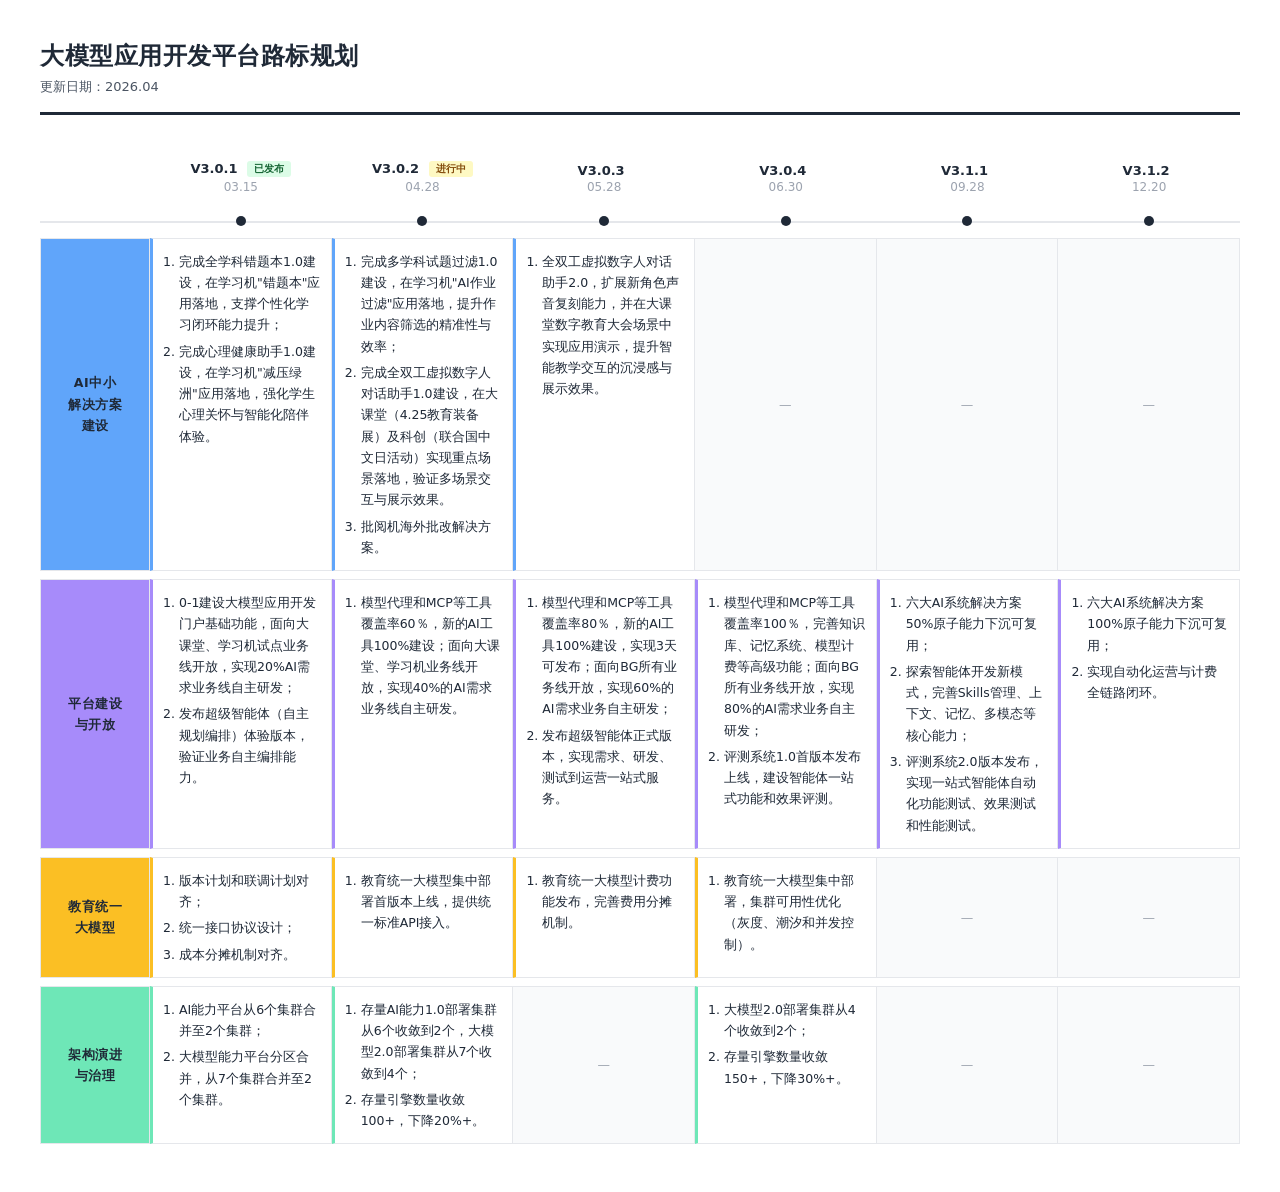
<file: skills/roadmap-generator/assets/template.html>
<!DOCTYPE html>
<html lang="zh-CN">
<head>
<meta charset="UTF-8">
<meta name="viewport" content="width=device-width, initial-scale=1.0">
<title>大模型应用开发平台路标规划</title>
<style>
  :root {
    --font: 'PingFang SC', 'Microsoft YaHei', system-ui, sans-serif;
    --blue: #60a5fa;
    --purple: #a78bfa;
    --amber: #fbbf24;
    --green: #6ee7b7;
    --gray-50: #f9fafb;
    --gray-100: #f3f4f6;
    --gray-200: #e5e7eb;
    --gray-400: #9ca3af;
    --gray-600: #4b5563;
    --gray-800: #1f2937;
  }
  * { margin: 0; padding: 0; box-sizing: border-box; }
  body {
    font-family: var(--font);
    background: white;
    color: var(--gray-800);
    padding: 40px 40px;
  }

  /* Header */
  .header {
    border-bottom: 3px solid var(--gray-800);
    padding-bottom: 16px;
    margin-bottom: 28px;
  }
  .header h1 {
    font-size: 24px;
    font-weight: 700;
    letter-spacing: 0.5px;
  }
  .header .meta {
    display: flex;
    justify-content: space-between;
    align-items: center;
    margin-top: 6px;
    font-size: 13px;
    color: var(--gray-600);
  }

  /* Table */
  .roadmap {
    width: 100%;
    border-collapse: separate;
    border-spacing: 0 8px;
    table-layout: fixed;
  }
  .roadmap col.label { width: 110px; }
  .roadmap col.cell  { width: auto; }

  /* Header */
  .roadmap thead th {
    padding: 10px 6px;
    font-size: 12px;
    font-weight: 400;
    color: var(--gray-600);
    border-bottom: 1px solid var(--gray-200);
    text-align: center;
    vertical-align: bottom;
  }
  .roadmap thead th.corner { border-bottom: none; }
  .roadmap thead .ver {
    font-size: 13px;
    font-weight: 700;
    color: var(--gray-800);
    margin-right: 6px;
  }
  .badge {
    display: inline-block;
    font-size: 10px;
    font-weight: 600;
    padding: 1px 7px;
    border-radius: 3px;
    vertical-align: middle;
    position: relative;
    top: -1px;
  }
  .badge-done { background: #dcfce7; color: #166534; }
  .badge-wip  { background: #fef9c3; color: #854d0e; }
  .roadmap thead .date {
    font-size: 12px;
    color: var(--gray-400);
    margin-top: 2px;
  }

  /* Timeline bar */
  .timeline-bar td {
    padding: 0; height: 18px; position: relative; border: none; background: transparent;
  }
  .timeline-bar td.corner { border: none; }
  /* Collapse spacing for header rows */
  .roadmap thead th { border: none; }
  .timeline-bar td::after {
    content: '';
    position: absolute;
    left: 0; right: 0; top: 50%;
    height: 2px;
    background: var(--gray-200);
  }
  .timeline-bar td .node {
    width: 10px; height: 10px;
    background: var(--gray-800);
    border-radius: 50%;
    position: absolute;
    left: 50%; top: 50%;
    transform: translate(-50%,-50%);
    z-index: 1;
  }

  /* Body cells */
  .roadmap tbody td {
    padding: 12px 10px;
    vertical-align: top;
    font-size: 12.5px;
    line-height: 1.7;
    border: 1px solid var(--gray-200);
  }
  /* Remove double borders between cells */
  .roadmap tbody td + td {
    border-left: none;
  }

  /* Dimension label */
  td.dim-label {
    font-weight: 700;
    font-size: 13px;
    text-align: center;
    vertical-align: middle;
    color: var(--gray-800);
    border: 1px solid var(--gray-200);
    letter-spacing: 0.5px;
    line-height: 1.5;
    padding: 0;
    height: 1px; /* trick to allow inner div to fill height */
  }
  td.dim-label .label-wrap {
    display: flex;
    align-items: center;
    justify-content: center;
    min-height: 100%;
    height: 100%;
    padding: 14px 6px;
  }
  .bg-blue   { background: var(--blue); }
  .bg-purple { background: var(--purple); }
  .bg-amber  { background: var(--amber); }
  .bg-green  { background: var(--green); }

  /* Content cells */
  td.content { background: white; }
  td.content.has-data { border-left: 3px solid transparent; }
  .d-blue   td.content.has-data { border-left-color: var(--blue); }
  .d-purple td.content.has-data { border-left-color: var(--purple); }
  .d-amber  td.content.has-data { border-left-color: var(--amber); }
  .d-green  td.content.has-data { border-left-color: var(--green); }
  td.content.empty-cell {
    color: var(--gray-400);
    text-align: center;
    vertical-align: middle;
    background: var(--gray-50);
  }

  /* List items */
  .roadmap ol {
    margin: 0;
    padding-left: 16px;
  }
  .roadmap ol li {
    margin-bottom: 5px;
  }
  .roadmap ol li:last-child { margin-bottom: 0; }


  /* Print */
  @media print {
    body { padding: 16px; }
    .roadmap { font-size: 11px; }
    td.content.has-data { border-left-width: 2px; }
  }
</style>
</head>
<body>

<div class="header">
  <h1>大模型应用开发平台路标规划</h1>
  <div class="meta">
    <span>更新日期：2026.04</span>
  </div>
</div>

<table class="roadmap">
<colgroup>
  <col class="label">
  <col class="cell"><col class="cell"><col class="cell">
  <col class="cell"><col class="cell"><col class="cell">
</colgroup>

<thead>
  <tr>
    <th class="corner"></th>
    <th><span class="ver">V3.0.1</span> <span class="badge badge-done">已发布</span><div class="date">03.15</div></th>
    <th><span class="ver">V3.0.2</span> <span class="badge badge-wip">进行中</span><div class="date">04.28</div></th>
    <th><span class="ver">V3.0.3</span><div class="date">05.28</div></th>
    <th><span class="ver">V3.0.4</span><div class="date">06.30</div></th>
    <th><span class="ver">V3.1.1</span><div class="date">09.28</div></th>
    <th><span class="ver">V3.1.2</span><div class="date">12.20</div></th>
  </tr>
  <tr class="timeline-bar">
    <td class="corner"></td>
    <td><div class="node"></div></td>
    <td><div class="node"></div></td>
    <td><div class="node"></div></td>
    <td><div class="node"></div></td>
    <td><div class="node"></div></td>
    <td><div class="node"></div></td>
  </tr>
</thead>

<tbody>

<!-- ===== AI中小解决方案建设 ===== -->
<tr class="d-blue">
  <td class="dim-label bg-blue"><div class="label-wrap">AI中小<br>解决方案<br>建设</div></td>

  <!-- V3.0.1 -->
  <td class="content has-data"><ol>
    <li>完成全学科错题本1.0建设，在学习机"错题本"应用落地，支撑个性化学习闭环能力提升；</li>
    <li>完成心理健康助手1.0建设，在学习机"减压绿洲"应用落地，强化学生心理关怀与智能化陪伴体验。</li>
  </ol></td>

  <!-- V3.0.2 -->
  <td class="content has-data"><ol>
    <li>完成多学科试题过滤1.0建设，在学习机"AI作业过滤"应用落地，提升作业内容筛选的精准性与效率；</li>
    <li>完成全双工虚拟数字人对话助手1.0建设，在大课堂（4.25教育装备展）及科创（联合国中文日活动）实现重点场景落地，验证多场景交互与展示效果。</li>
    <li>批阅机海外批改解决方案。</li>
  </ol></td>

  <!-- V3.0.3 -->
  <td class="content has-data"><ol>
    <li>全双工虚拟数字人对话助手2.0，扩展新角色声音复刻能力，并在大课堂数字教育大会场景中实现应用演示，提升智能教学交互的沉浸感与展示效果。</li>
  </ol></td>

  <!-- V3.0.4 -->
  <td class="content empty-cell">&mdash;</td>
  <!-- V3.1.1 -->
  <td class="content empty-cell">&mdash;</td>
  <!-- V3.1.2 -->
  <td class="content empty-cell">&mdash;</td>
</tr>


<!-- ===== 平台建设与开放 ===== -->
<tr class="d-purple">
  <td class="dim-label bg-purple"><div class="label-wrap">平台建设<br>与开放</div></td>

  <!-- V3.0.1 -->
  <td class="content has-data"><ol>
    <li>0-1建设大模型应用开发门户基础功能，面向大课堂、学习机试点业务线开放，实现20%AI需求业务线自主研发；</li>
    <li>发布超级智能体（自主规划编排）体验版本，验证业务自主编排能力。</li>
  </ol></td>

  <!-- V3.0.2 -->
  <td class="content has-data"><ol>
    <li>模型代理和MCP等工具覆盖率60％，新的AI工具100%建设；面向大课堂、学习机业务线开放，实现40%的AI需求业务线自主研发。</li>
  </ol></td>

  <!-- V3.0.3 -->
  <td class="content has-data"><ol>
    <li>模型代理和MCP等工具覆盖率80％，新的AI工具100%建设，实现3天可发布；面向BG所有业务线开放，实现60%的AI需求业务自主研发；</li>
    <li>发布超级智能体正式版本，实现需求、研发、测试到运营一站式服务。</li>
  </ol></td>

  <!-- V3.0.4 -->
  <td class="content has-data"><ol>
    <li>模型代理和MCP等工具覆盖率100％，完善知识库、记忆系统、模型计费等高级功能；面向BG所有业务线开放，实现80%的AI需求业务自主研发；</li>
    <li>评测系统1.0首版本发布上线，建设智能体一站式功能和效果评测。</li>
  </ol></td>

  <!-- V3.1.1 -->
  <td class="content has-data"><ol>
    <li>六大AI系统解决方案50%原子能力下沉可复用；</li>
    <li>探索智能体开发新模式，完善Skills管理、上下文、记忆、多模态等核心能力；</li>
    <li>评测系统2.0版本发布，实现一站式智能体自动化功能测试、效果测试和性能测试。</li>
  </ol></td>

  <!-- V3.1.2 -->
  <td class="content has-data"><ol>
    <li>六大AI系统解决方案100%原子能力下沉可复用；</li>
    <li>实现自动化运营与计费全链路闭环。</li>
  </ol></td>
</tr>


<!-- ===== 教育统一大模型 ===== -->
<tr class="d-amber">
  <td class="dim-label bg-amber"><div class="label-wrap">教育统一<br>大模型</div></td>

  <!-- V3.0.1 -->
  <td class="content has-data"><ol>
    <li>版本计划和联调计划对齐；</li>
    <li>统一接口协议设计；</li>
    <li>成本分摊机制对齐。</li>
  </ol></td>

  <!-- V3.0.2 -->
  <td class="content has-data"><ol>
    <li>教育统一大模型集中部署首版本上线，提供统一标准API接入。</li>
  </ol></td>

  <!-- V3.0.3 -->
  <td class="content has-data"><ol>
    <li>教育统一大模型计费功能发布，完善费用分摊机制。</li>
  </ol></td>

  <!-- V3.0.4 -->
  <td class="content has-data"><ol>
    <li>教育统一大模型集中部署，集群可用性优化（灰度、潮汐和并发控制）。</li>
  </ol></td>

  <!-- V3.1.1 -->
  <td class="content empty-cell">&mdash;</td>
  <!-- V3.1.2 -->
  <td class="content empty-cell">&mdash;</td>
</tr>


<!-- ===== 架构演进与治理 ===== -->
<tr class="d-green">
  <td class="dim-label bg-green"><div class="label-wrap">架构演进<br>与治理</div></td>

  <!-- V3.0.1 -->
  <td class="content has-data"><ol>
    <li>AI能力平台从6个集群合并至2个集群；</li>
    <li>大模型能力平台分区合并，从7个集群合并至2个集群。</li>
  </ol></td>

  <!-- V3.0.2 -->
  <td class="content has-data"><ol>
    <li>存量AI能力1.0部署集群从6个收敛到2个，大模型2.0部署集群从7个收敛到4个；</li>
    <li>存量引擎数量收敛100+，下降20%+。</li>
  </ol></td>

  <!-- V3.0.3 -->
  <td class="content empty-cell">&mdash;</td>

  <!-- V3.0.4 -->
  <td class="content has-data"><ol>
    <li>大模型2.0部署集群从4个收敛到2个；</li>
    <li>存量引擎数量收敛150+，下降30%+。</li>
  </ol></td>

  <!-- V3.1.1 -->
  <td class="content empty-cell">&mdash;</td>
  <!-- V3.1.2 -->
  <td class="content empty-cell">&mdash;</td>
</tr>

</tbody>
</table>

</body>
</html>
</file>
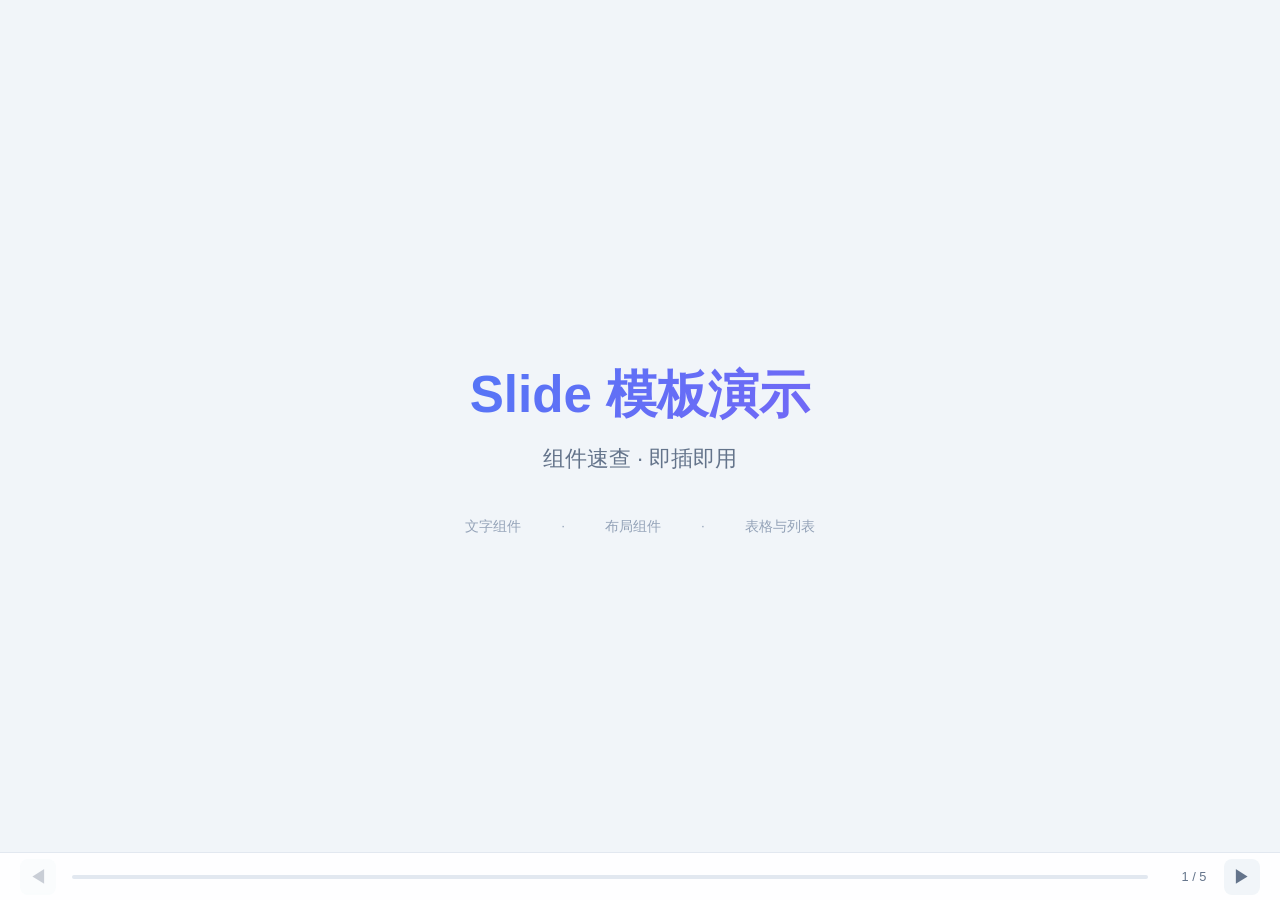
<file: skills/slide-generator/assets/template.html>
<!DOCTYPE html>
<html lang="zh-CN">
<head>
<meta charset="UTF-8">
<meta name="viewport" content="width=device-width,initial-scale=1.0">
<title>Slide 模板演示</title>
<style>
:root{
  --bg:#f1f5f9;--card:#fff;--text:#1e293b;--text2:#64748b;
  --blue:#3b82f6;--purple:#8b5cf6;--green:#10b981;--amber:#f59e0b;--red:#ef4444;
  --border:#e2e8f0;--radius:12px;--bg-subtle:#f8fafc;
  --font:-apple-system,BlinkMacSystemFont,"Segoe UI",Roboto,"Noto Sans SC","PingFang SC","Microsoft YaHei",sans-serif;
}
*{margin:0;padding:0;box-sizing:border-box;}
html,body{width:100%;height:100%;overflow:hidden;font-family:var(--font);background:var(--bg);color:var(--text);}
.slide{position:absolute;top:0;left:0;width:100%;height:100%;display:flex;align-items:center;justify-content:center;
  opacity:0;pointer-events:none;transition:opacity .4s;}
.slide.active{opacity:1;pointer-events:auto;}
.slide-inner{width:90%;max-width:1100px;max-height:88vh;overflow-y:auto;padding:20px;}
.slide-inner::-webkit-scrollbar{width:4px;}
.slide-inner::-webkit-scrollbar-thumb{background:#cbd5e1;border-radius:2px;}

/* Typography */
h1{font-size:2.6em;font-weight:800;line-height:1.2;margin-bottom:.3em;}
h2{font-size:1.9em;font-weight:700;margin-bottom:.5em;color:var(--text);}
h3{font-size:1.25em;font-weight:600;margin-bottom:.4em;}
p,.desc{font-size:1.05em;line-height:1.7;color:var(--text2);}
.section-tag{display:inline-block;font-size:.8em;font-weight:600;padding:4px 14px;border-radius:20px;margin-bottom:12px;color:#fff;}
.tag-blue{background:var(--blue);}
.tag-purple{background:var(--purple);}
.tag-green{background:var(--green);}
.tag-amber{background:var(--amber);}
.tag-red{background:var(--red);}

/* Cover */
.cover-slide .slide-inner{text-align:center;}
.cover-slide h1{font-size:3.2em;background:linear-gradient(135deg,var(--blue),var(--purple));-webkit-background-clip:text;-webkit-text-fill-color:transparent;background-clip:text;}
.cover-slide .subtitle{font-size:1.4em;color:var(--text2);margin-top:8px;}
.cover-slide .meta{margin-top:30px;font-size:.9em;color:#94a3b8;}

/* Cards */
.grid{display:grid;gap:16px;margin:16px 0;}
.g2{grid-template-columns:1fr 1fr;}
.g3{grid-template-columns:1fr 1fr 1fr;}
.g4{grid-template-columns:1fr 1fr 1fr 1fr;}
.card{background:var(--card);border:1px solid var(--border);border-radius:var(--radius);padding:20px;transition:box-shadow .2s;}
.card h3{margin-bottom:6px;}
.card p,.card .desc{font-size:.95em;}
.card-icon{font-size:1.8em;margin-bottom:8px;}

/* Highlight box */
.highlight{background:linear-gradient(135deg,#eff6ff,#f0f0ff);border-left:4px solid var(--blue);padding:16px 20px;border-radius:0 var(--radius) var(--radius) 0;margin:16px 0;font-size:1.05em;line-height:1.6;}
.highlight strong{color:var(--blue);}

/* Tables */
table{width:100%;border-collapse:collapse;font-size:.85em;margin:12px 0;}
th,td{padding:8px 10px;text-align:left;border-bottom:1px solid var(--border);}
th{background:var(--bg-subtle);font-weight:600;white-space:nowrap;}
td:first-child{font-weight:600;white-space:nowrap;}
tr:hover td{background:var(--bg-subtle);}

/* Comparison columns */
.vs{display:grid;grid-template-columns:1fr 60px 1fr;gap:0;align-items:start;margin:16px 0;}
.vs-col{padding:20px;border-radius:var(--radius);}
.vs-left{background:#fef2f2;border:1px solid #fecaca;}
.vs-right{background:#f0fdf4;border:1px solid #bbf7d0;}
.vs-mid{display:flex;align-items:center;justify-content:center;font-size:1.6em;font-weight:700;color:var(--text2);align-self:center;}
.vs-col h3{margin-bottom:10px;}
.vs-col ul{padding-left:18px;font-size:.95em;line-height:1.8;}

/* Definition box */
.def-box{background:linear-gradient(135deg,#3b82f6,#8b5cf6);color:#fff;border-radius:var(--radius);padding:30px 36px;margin:20px 0;text-align:center;}
.def-box h2{color:#fff;font-size:1.6em;}
.def-box .formula{font-size:1.15em;margin-top:12px;line-height:1.8;opacity:.95;}

/* SVG Animations */
.anim-wrap{display:flex;justify-content:center;margin:12px 0;}
.anim-wrap svg{max-width:100%;height:auto;}
svg text{font-family:var(--font);font-size:13px;fill:var(--text);}
svg .node{fill:#e2e8f0;stroke:#94a3b8;stroke-width:1.2;transition:fill .3s;}
svg .arrow-line{stroke:#cbd5e1;stroke-width:1.2;fill:none;marker-end:url(#ah);}
svg .label{font-size:12px;fill:var(--text2);text-anchor:middle;}

/* Animation keyframes */
@keyframes nodeGlow{0%,100%{fill:#e2e8f0;stroke:#94a3b8;}30%,70%{fill:var(--glow-color,var(--blue));stroke:var(--glow-color,var(--blue));}}
@keyframes lineFlow{0%,100%{stroke:#cbd5e1;stroke-width:1.2;}30%,70%{stroke:var(--blue);stroke-width:2;}}
@keyframes fadeInUp{from{opacity:0;transform:translateY(15px);}to{opacity:1;transform:translateY(0);}}
@keyframes pulse{0%,100%{opacity:.6;}50%{opacity:1;}}
@keyframes checkMark{from{stroke-dashoffset:20;}to{stroke-dashoffset:0;}}
@keyframes bubbleIn{from{opacity:0;transform:scale(.8) translateY(10px);}to{opacity:1;transform:scale(1) translateY(0);}}

.slide.active .fade-in{animation:fadeInUp .5s both;}
.slide.active .fade-in-1{animation-delay:.1s;}
.slide.active .fade-in-2{animation-delay:.2s;}
.slide.active .fade-in-3{animation-delay:.3s;}
.slide.active .fade-in-4{animation-delay:.4s;}
.slide.active .fade-in-5{animation-delay:.5s;}

/* Navigation */
.nav-bar{position:fixed;bottom:0;left:0;right:0;height:48px;background:rgba(255,255,255,.9);backdrop-filter:blur(8px);border-top:1px solid var(--border);display:flex;align-items:center;padding:0 20px;z-index:100;}
.progress-track{flex:1;height:4px;background:#e2e8f0;border-radius:2px;margin:0 16px;}
.progress-fill{height:100%;background:linear-gradient(90deg,var(--blue),var(--purple));border-radius:2px;transition:width .3s;}
.nav-btn{width:36px;height:36px;border:none;background:#f1f5f9;border-radius:8px;cursor:pointer;font-size:1.1em;display:flex;align-items:center;justify-content:center;color:var(--text2);transition:background .2s;}
.nav-btn:hover{background:#e2e8f0;}
.page-num{font-size:.8em;color:var(--text2);min-width:60px;text-align:center;}

/* Cover links */
.cover-link{cursor:pointer;transition:color .2s;}
.cover-link:hover{color:var(--blue);text-decoration:underline;}

/* Navigation Menu */
#navMenu{display:none;position:fixed;bottom:56px;right:20px;background:#fff;border-radius:var(--radius);box-shadow:0 4px 24px rgba(0,0,0,.15);padding:12px 0;z-index:200;min-width:220px;max-height:70vh;overflow-y:auto;}
#navMenu.show{display:block;}
#navMenu .nav-item{display:block;padding:8px 24px;font-size:.9em;color:var(--text);cursor:pointer;transition:background .15s;white-space:nowrap;}
#navMenu .nav-item:hover{background:var(--bg-subtle);color:var(--blue);}
#navMenu .nav-item.sub{padding-left:44px;font-size:.85em;color:var(--text2);}
#navMenu .nav-divider{height:1px;background:var(--border);margin:6px 0;}

/* Pyramid */
.pyramid{text-align:center;margin:16px 0;}
.pyramid-level{margin:0 auto;padding:12px;color:#fff;font-weight:600;font-size:.9em;border-radius:6px;margin-bottom:6px;}
.pyr-1{width:30%;background:linear-gradient(135deg,var(--blue),var(--purple));}
.pyr-2{width:55%;background:linear-gradient(135deg,var(--purple),var(--amber));}
.pyr-3{width:80%;background:linear-gradient(135deg,var(--amber),var(--green));}

/* Flow diagram */
.flow{display:flex;align-items:center;justify-content:center;gap:8px;flex-wrap:wrap;margin:12px 0;font-size:.9em;}
.flow-node{background:var(--blue);color:#fff;padding:6px 14px;border-radius:8px;font-weight:600;}
.flow-arrow{color:var(--text2);font-size:1.2em;}
.flow-node.green{background:var(--green);}
.flow-node.purple{background:var(--purple);}
.flow-node.amber{background:var(--amber);}
.flow-node.red{background:var(--red);}
.flow-node.gray{background:#94a3b8;}

/* Bullet list */
ul.bullet{padding-left:20px;margin:10px 0;line-height:1.9;font-size:.98em;}
ul.bullet li{color:var(--text2);}
ul.bullet li strong{color:var(--text);}

/* Compact */
.compact p,.compact .desc{font-size:.9em;line-height:1.5;}
.compact h2{font-size:1.4em;margin-bottom:.3em;}
.compact h3{font-size:1.05em;}
.compact .card{padding:12px;}
.compact table{font-size:.78em;}
.compact ul.bullet{font-size:.88em;line-height:1.6;}
.compact .anim-wrap{margin:10px 0;}
.compact .highlight{margin:10px 0;padding:12px 16px;font-size:.95em;}
.compact .grid{margin:10px 0;gap:10px;}
.compact .section-tag{margin-bottom:8px;}
.compact .desc{margin-bottom:8px;}

/* Scenario cards */
.scenario-grid{display:grid;grid-template-columns:1fr 1fr;gap:12px;margin:12px 0;}
.scenario-card{background:var(--card);border:1px solid var(--border);border-radius:var(--radius);padding:14px 16px;}
.scenario-card h4{font-size:.95em;margin-bottom:6px;color:var(--blue);}
.scenario-card p{font-size:.85em;line-height:1.6;color:var(--text2);}

/* Navigation disabled state */
.nav-btn:disabled{opacity:.35;cursor:default;pointer-events:none;}

/* Mobile responsive */
@media(max-width:768px){
  h1{font-size:1.8em;}
  h2{font-size:1.4em;}
  h3{font-size:1.05em;}
  .cover-slide h1{font-size:2em !important;}
  .cover-slide .subtitle{font-size:1.1em;}
  .g2,.g3,.g4,.scenario-grid{grid-template-columns:1fr;}
  .vs{grid-template-columns:1fr;gap:10px;}
  .vs-mid{font-size:1.2em;padding:4px 0;}
  table{font-size:.72em;}
  .compact table{font-size:.68em;}
  .slide-inner{width:95%;padding:14px;}
  .nav-bar{padding:0 10px;}
  .flow{font-size:.8em;}
  .pyramid-level{font-size:.8em;padding:10px;}
}
</style>
</head>
<body>

<!-- Shared SVG defs -->
<svg style="position:absolute;width:0;height:0;">
<defs>
<marker id="ah" markerWidth="10" markerHeight="7" refX="8" refY="3.5" orient="auto" markerUnits="userSpaceOnUse"><path d="M0,0 L10,3.5 L0,7 Z" fill="context-stroke"/></marker>
</defs>
</svg>

<!-- ==================== SLIDE 1: 封面 ==================== -->
<div class="slide cover-slide active" id="s1">
<div class="slide-inner">
<h1>Slide 模板演示</h1>
<p class="subtitle">组件速查 · 即插即用</p>
<div class="meta" style="margin-top:40px">
<div style="display:flex;gap:40px;justify-content:center;margin-top:16px;font-size:.95em;color:#94a3b8;">
<span class="cover-link" onclick="go(1)">文字组件</span><span>·</span>
<span class="cover-link" onclick="go(2)">布局组件</span><span>·</span>
<span class="cover-link" onclick="go(3)">表格与列表</span>
</div>
</div>
</div>
</div>

<!-- ==================== SLIDE 2: 文字组件 ==================== -->
<div class="slide" id="s2">
<div class="slide-inner">
<span class="section-tag tag-blue">一、文字组件</span>
<h2>卡片网格 + 高亮框</h2>
<div class="grid g3">
<div class="card fade-in fade-in-1">
<div class="card-icon">🎨</div>
<h3>卡片 (card)</h3>
<p class="desc">基础内容块，支持图标、标题、描述。可组合成 g2/g3/g4 网格布局。</p>
</div>
<div class="card fade-in fade-in-2">
<div class="card-icon">🏷️</div>
<h3>章节标签 (section-tag)</h3>
<p class="desc">用 tag-blue/purple/green/amber/red 按章循环配色，标识当前章节。</p>
</div>
<div class="card fade-in fade-in-3">
<div class="card-icon">✨</div>
<h3>渐入动画 (fade-in)</h3>
<p class="desc">为元素添加 fade-in fade-in-N（N=1~5）类，激活时依次淡入上移。</p>
</div>
</div>
<div class="highlight fade-in fade-in-4">
<strong>高亮框 highlight：</strong>用于关键结论或定义，左侧蓝色竖线，渐变背景，视觉权重最高。
</div>
</div>
</div>

<!-- ==================== SLIDE 3: 布局组件 ==================== -->
<div class="slide" id="s3">
<div class="slide-inner">
<span class="section-tag tag-purple">二、布局组件</span>
<h2>对比布局 + 流程图</h2>
<div class="vs">
<div class="vs-col vs-left">
<h3>❌ 不使用模板</h3>
<ul>
<li>CSS 不一致</li>
<li>导航逻辑重复写</li>
<li>移动端需手动适配</li>
</ul>
</div>
<div class="vs-mid">VS</div>
<div class="vs-col vs-right">
<h3>✅ 使用本模板</h3>
<ul>
<li>风格统一，即插即用</li>
<li>导航/进度条开箱即用</li>
<li>响应式已内置</li>
</ul>
</div>
</div>
<div class="flow fade-in fade-in-3">
<div class="flow-node">输入主题</div>
<div class="flow-arrow">→</div>
<div class="flow-node purple">确认大纲</div>
<div class="flow-arrow">→</div>
<div class="flow-node green">生成 HTML</div>
<div class="flow-arrow">→</div>
<div class="flow-node amber">浏览器预览</div>
</div>
</div>
</div>

<!-- ==================== SLIDE 4: 表格与列表 ==================== -->
<div class="slide" id="s4">
<div class="slide-inner compact">
<span class="section-tag tag-green">三、表格与列表</span>
<h2>组件速查表</h2>
<table>
<thead>
<tr><th>组件</th><th>class</th><th>适用场景</th></tr>
</thead>
<tbody>
<tr><td>卡片网格</td><td>.grid.g2/g3/g4 + .card</td><td>并列概念、功能列表</td></tr>
<tr><td>高亮框</td><td>.highlight</td><td>关键结论、定义</td></tr>
<tr><td>定义框</td><td>.def-box</td><td>单页核心公式/定义</td></tr>
<tr><td>对比布局</td><td>.vs</td><td>两方案对比</td></tr>
<tr><td>流程图</td><td>.flow / .flow-node</td><td>步骤、管道</td></tr>
<tr><td>紧凑模式</td><td>.slide-inner.compact</td><td>>5 个卡片或复杂组合</td></tr>
</tbody>
</table>
<ul class="bullet">
<li><strong>索引公式：</strong>go(N) 跳转到 slides[N]，即 id="s(N+1)" 的 slide</li>
<li><strong>navMenu</strong> 从 navGo(1) 开始（对应 s2，跳过封面）</li>
<li><strong>页码</strong>硬编码为 <code>1 / N</code>，由 JS 初始化后自动更新</li>
</ul>
</div>
</div>

<!-- ==================== SLIDE 5: 结尾 ==================== -->
<div class="slide cover-slide" id="s5">
<div class="slide-inner">
<h1 style="font-size:2.8em;">开始创作</h1>
<p class="subtitle" style="margin-top:12px;">将本模板复制后替换内容即可</p>
<div class="meta" style="margin-top:40px;font-size:.9em;line-height:2.2;color:#94a3b8;">
<div>使用 <strong style="color:var(--blue);">slide-generator</strong> 技能自动生成完整演示文稿</div>
<div style="margin-top:8px;">输入「帮我做一个 XXX 的 slides」即可触发</div>
</div>
</div>
</div>

<!--
  INDEX REFERENCE:
  navGo(N) 和 go(N) 均跳转到 slides[N]，即 HTML 中 id="s(N+1)" 的 slide
  s1（封面）= index 0，navMenu 不引用
  s2（第一章）= index 1 → navGo(1) / go(1)
  s3 = index 2 → navGo(2) / go(2)
  s4 = index 3 → navGo(3) / go(3)
  s5（结尾）= index 4
  公式：go(N) 的 N = 目标 slide 的 id 数字 - 1
-->

<!-- Navigation Menu -->
<div id="navMenu">
<div class="nav-item" onclick="navGo(1)">一、文字组件</div>
<div class="nav-divider"></div>
<div class="nav-item" onclick="navGo(2)">二、布局组件</div>
<div class="nav-divider"></div>
<div class="nav-item" onclick="navGo(3)">三、表格与列表</div>
</div>

<!-- Navigation Bar -->
<div class="nav-bar">
<button class="nav-btn" id="prevBtn" onclick="go(current-1)" aria-label="上一页" disabled>◀</button>
<div class="progress-track"><div class="progress-fill" id="progressFill"></div></div>
<span class="page-num" id="pageNum" title="点击导航菜单" style="cursor:pointer;" onclick="toggleNav(event)">1 / 5</span>
<button class="nav-btn" id="nextBtn" onclick="go(current+1)" aria-label="下一页">▶</button>
</div>

<script>
const slides=document.querySelectorAll('.slide');
const total=slides.length;
let current=0;

const navMenu=document.getElementById('navMenu');

function go(n){
  if(n<0||n>=total)return;
  navMenu.classList.remove('show');
  slides[current].classList.remove('active');
  current=n;
  slides[current].classList.add('active');
  document.getElementById('progressFill').style.width=((current/(total-1))*100)+'%';
  document.getElementById('pageNum').textContent=(current+1)+' / '+total;
  document.getElementById('prevBtn').disabled=(current===0);
  document.getElementById('nextBtn').disabled=(current===total-1);
  triggerAnimations(slides[current]);
}

function toggleNav(e){
  e.stopPropagation();
  navMenu.classList.toggle('show');
}

function navGo(n){
  go(n);
}

document.addEventListener('click',function(e){
  if(!navMenu.contains(e.target)&&e.target.id!=='pageNum'){
    navMenu.classList.remove('show');
  }
});

document.addEventListener('keydown',e=>{
  if(e.key==='ArrowRight'||e.key===' '||e.key==='PageDown'){e.preventDefault();go(current+1);}
  if(e.key==='ArrowLeft'||e.key==='PageUp'){e.preventDefault();go(current-1);}
  if(e.key==='Home'){e.preventDefault();go(0);}
  if(e.key==='End'){e.preventDefault();go(total-1);}
});

/* Touch swipe support */
let tx=0;
document.addEventListener('touchstart',e=>{tx=e.touches[0].clientX;});
document.addEventListener('touchend',e=>{
  const dx=e.changedTouches[0].clientX-tx;
  if(Math.abs(dx)>50){dx<0?go(current+1):go(current-1);}
});

function triggerAnimations(slide){
  const animNodes=slide.querySelectorAll('.node,.arrow-line,.chat-b,.chat-t,.plan-item,.exec-item');
  animNodes.forEach(el=>{
    el.style.animation='none';
    el.offsetHeight;
    el.style.animation='';
  });
}

/* Init */
go(0);
</script>
</body>
</html>
</file>
<file: assets/css/style.css>
/* ========================================
   Skills Market - SkillsMP Terminal Style
   ======================================== */

/* --- CSS Variables --- */
:root {
  --background: #f5f5f5;
  --foreground: #111827;
  --card: #fff;
  --card-foreground: #111827;
  --primary: #cc7a60;
  --primary-dark: #b56850;
  --accent: #f59e0b;
  --muted: #f3f4f6;
  --muted-foreground: #5b6370;
  --border: #e5e7eb;
  --radius: 10px;
  --font-mono: 'JetBrains Mono', ui-monospace, SFMono-Regular, Menlo, Monaco, Consolas, 'Liberation Mono', 'Courier New', monospace;
  --shadow-sm: 0 1px 2px 0 rgba(0,0,0,0.05);
  --shadow: 0 1px 3px 0 rgba(0,0,0,0.1), 0 1px 2px -1px rgba(0,0,0,0.1);
  --shadow-md: 0 4px 6px -1px rgba(0,0,0,0.1), 0 2px 4px -2px rgba(0,0,0,0.1);
  --shadow-lg: 0 10px 15px -3px rgba(0,0,0,0.1), 0 4px 6px -4px rgba(0,0,0,0.1);
  --shadow-xl: 0 20px 25px -5px rgba(0,0,0,0.1), 0 8px 10px -6px rgba(0,0,0,0.1);
  --green: #22c55e;
  --transition: 0.15s cubic-bezier(.4, 0, .2, 1);
}

/* --- Reset & Base --- */
*, *::before, *::after {
  margin: 0;
  padding: 0;
  box-sizing: border-box;
}

html {
  font-size: 16px;
  -webkit-font-smoothing: antialiased;
  -moz-osx-font-smoothing: grayscale;
}

body {
  font-family: system-ui, -apple-system, BlinkMacSystemFont, 'Segoe UI', Roboto, Arial, Helvetica, sans-serif;
  background: var(--background);
  color: var(--foreground);
  line-height: 1.6;
  min-height: 100vh;
  display: flex;
  flex-direction: column;
}

a {
  color: inherit;
  text-decoration: none;
}

ul, ol { list-style: none; }
img { max-width: 100%; display: block; }

input, button {
  font-family: inherit;
  font-size: inherit;
  border: none;
  outline: none;
  background: none;
}

button { cursor: pointer; }

/* --- Animations --- */
@keyframes fade-up {
  from { opacity: 0; transform: translateY(10px); }
  to { opacity: 1; transform: translateY(0); }
}

@keyframes scale-in {
  from { opacity: 0; transform: scale(0.95); }
  to { opacity: 1; transform: scale(1); }
}

/* --- Layout --- */
.content {
  max-width: 1200px;
  margin: 0 auto;
  padding: 0 24px 40px;
  flex: 1;
  width: 100%;
}

/* --- Top Navigation Bar --- */
.top-nav {
  background: var(--card);
  border-bottom: 1px solid var(--border);
  padding: 0 24px;
  display: flex;
  align-items: center;
  justify-content: center;
  height: 56px;
  position: sticky;
  top: 0;
  z-index: 100;
}

.top-nav-inner {
  max-width: 1200px;
  width: 100%;
  display: flex;
  align-items: center;
  justify-content: space-between;
}

.nav-brand {
  display: flex;
  align-items: center;
  gap: 8px;
  color: var(--foreground);
  font-size: 16px;
  font-weight: 600;
}

.nav-brand .terminal-prompt {
  color: var(--green);
  font-family: var(--font-mono);
  font-weight: 400;
  font-size: 14px;
}

.nav-links {
  display: flex;
  align-items: center;
  gap: 24px;
}

.nav-links a {
  color: var(--muted-foreground);
  font-size: 14px;
  transition: color var(--transition);
}

.nav-links a:hover {
  color: var(--foreground);
}

/* ========================================
   Search Section — Terminal Window Style
   ======================================== */
.search-section {
  max-width: 1200px;
  margin: 32px auto 28px;
  padding: 0 24px;
  width: 100%;
}

.search-terminal {
  background: var(--card);
  border-radius: var(--radius);
  box-shadow: var(--shadow);
  overflow: hidden;
}

/* Terminal title bar (with dots) */
.search-terminal-bar {
  background: #f0f0f0;
  padding: 10px 16px;
  display: flex;
  align-items: center;
  gap: 8px;
  border-bottom: 1px solid var(--border);
}

.search-terminal-bar .window-dots {
  display: flex;
  gap: 6px;
}

.search-terminal-bar .dot {
  width: 10px;
  height: 10px;
  border-radius: 50%;
}

.dot.red { background: #ff5f57; }
.dot.yellow { background: #febc2e; }
.dot.green { background: #28c840; }

.search-terminal-bar .bar-title {
  font-size: 13px;
  color: #999;
  font-family: var(--font-mono);
}

/* Search input area */
.search-body {
  display: flex;
  align-items: center;
  padding: 0 20px;
  height: 52px;
  gap: 10px;
}

.search-prefix {
  color: var(--foreground);
  font-family: var(--font-mono);
  font-size: 14px;
  font-weight: 700;
  white-space: nowrap;
  user-select: none;
}

.search-icon {
  color: #999;
  font-size: 16px;
  flex-shrink: 0;
}

.search-body input {
  flex: 1;
  color: var(--foreground);
  font-size: 15px;
  font-family: var(--font-mono);
  background: transparent;
  min-width: 0;
}

.search-body input::placeholder {
  color: #bbb;
}

/* ========================================
   Categories — Pill Style
   ======================================== */
.categories {
  display: flex;
  flex-wrap: wrap;
  gap: 8px;
  margin-bottom: 24px;
}

.category-tag {
  font-size: 13px;
  padding: 6px 16px;
  color: var(--muted-foreground);
  background: var(--card);
  border: 1px solid var(--border);
  border-radius: 9999px;
  transition: all var(--transition);
  cursor: pointer;
}

.category-tag:hover {
  color: var(--foreground);
  border-color: #ccc;
  box-shadow: var(--shadow-sm);
}

.category-tag.active {
  color: #fff;
  background: var(--foreground);
  border-color: var(--foreground);
}

/* ========================================
   Skills Grid
   ======================================== */
.skills-grid {
  display: grid;
  grid-template-columns: repeat(3, 1fr);
  gap: 20px;
  margin-bottom: 60px;
}

/* ========================================
   Skill Card — Terminal Window Style
   ======================================== */
.skill-card {
  background: var(--card);
  border-radius: var(--radius);
  box-shadow: var(--shadow);
  overflow: hidden;
  transition: all var(--transition);
  cursor: pointer;
  display: flex;
  flex-direction: column;
  animation: fade-up 0.4s ease-out both;
}

.skill-card:hover {
  box-shadow: var(--shadow-lg);
  transform: translateY(-2px);
}

/* Card header — terminal title bar */
.card-header {
  background: #f0f0f0;
  padding: 10px 16px;
  display: flex;
  align-items: center;
  gap: 8px;
  border-bottom: 1px solid var(--border);
}

.window-dots {
  display: flex;
  gap: 6px;
  flex-shrink: 0;
}

.window-dots .dot {
  width: 10px;
  height: 10px;
  border-radius: 50%;
}

.card-filename {
  color: #555;
  font-size: 13px;
  font-family: var(--font-mono);
  flex: 1;
  overflow: hidden;
  text-overflow: ellipsis;
  white-space: nowrap;
}

.card-stars {
  color: var(--accent);
  font-size: 12px;
  font-weight: 600;
  white-space: nowrap;
  flex-shrink: 0;
  display: flex;
  align-items: center;
  gap: 4px;
}

/* Card body */
.card-body {
  padding: 16px;
  display: flex;
  flex-direction: column;
  flex: 1;
}

.card-source {
  display: flex;
  align-items: center;
  gap: 8px;
  margin-bottom: 10px;
}

.card-icon {
  font-size: 24px;
  width: 32px;
  height: 32px;
  display: flex;
  align-items: center;
  justify-content: center;
  background: var(--muted);
  border-radius: 50%;
  flex-shrink: 0;
}

.card-category {
  font-size: 13px;
  color: var(--green);
  font-weight: 500;
  font-family: var(--font-mono);
}

.card-summary {
  font-size: 14px;
  color: var(--muted-foreground);
  line-height: 1.65;
  margin-bottom: 14px;
  flex: 1;
  display: -webkit-box;
  -webkit-line-clamp: 3;
  -webkit-box-orient: vertical;
  overflow: hidden;
  font-family: var(--font-mono);
}

.card-footer {
  display: flex;
  align-items: center;
  justify-content: space-between;
  padding-top: 12px;
  border-top: 1px solid var(--border);
}

.card-date {
  font-size: 13px;
  color: #999;
  font-family: var(--font-mono);
}

.card-favorite {
  color: #ccc;
  font-size: 18px;
  cursor: pointer;
  transition: color var(--transition);
  line-height: 1;
}

.card-favorite:hover {
  color: var(--primary);
}

.card-favorite.favorited {
  color: var(--primary);
}

.card-frameworks {
  display: flex;
  flex-wrap: wrap;
  gap: 4px;
}

/* --- Framework Badge --- */
.framework-badge {
  font-size: 11px;
  padding: 2px 8px;
  background: var(--muted);
  color: var(--muted-foreground);
  border-radius: 4px;
  font-weight: 500;
  font-family: var(--font-mono);
}

/* --- Empty State --- */
.empty-state {
  grid-column: 1 / -1;
  text-align: center;
  padding: 80px 20px;
  color: #999;
  font-size: 15px;
  font-family: var(--font-mono);
}

/* ========================================
   Skill Detail Page
   ======================================== */

/* --- Back Navigation --- */
.back-nav {
  display: inline-flex;
  align-items: center;
  gap: 6px;
  font-size: 14px;
  color: var(--muted-foreground);
  transition: color var(--transition);
  margin: 24px 0;
}

.back-nav:hover {
  color: var(--foreground);
}

.skill-detail {
  max-width: 100%;
}

.skill-detail-header {
  margin-bottom: 24px;
  display: flex;
  flex-wrap: wrap;
  align-items: center;
  gap: 12px;
}

.skill-detail-icon {
  font-size: 48px;
  line-height: 1;
}

.skill-detail-name {
  font-size: 30px;
  font-weight: 700;
  color: var(--foreground);
  letter-spacing: -0.025em;
}

.skill-detail-meta {
  width: 100%;
  display: flex;
  flex-wrap: wrap;
  gap: 20px;
  font-size: 14px;
  color: var(--muted-foreground);
  margin-bottom: 16px;
}

.skill-detail-meta a {
  color: var(--green);
  transition: color var(--transition);
}

.skill-detail-meta a:hover {
  color: #16a34a;
}

.skill-detail-tags {
  display: flex;
  flex-wrap: wrap;
  gap: 8px;
  margin-bottom: 32px;
}

.skill-detail-tags .tag {
  font-size: 12px;
  padding: 4px 12px;
  background: var(--muted);
  color: var(--muted-foreground);
  border-radius: 9999px;
}

/* --- Two-Column Detail Layout --- */
.detail-layout {
  display: grid;
  grid-template-columns: 1fr 320px;
  gap: 40px;
  align-items: start;
  margin-bottom: 48px;
}

.detail-main {
  min-width: 0;
}

.detail-sidebar {
  position: sticky;
  top: 80px;
  display: flex;
  flex-direction: column;
  gap: 20px;
}

/* --- Sidebar Download Card (Terminal Style) --- */
.detail-sidebar .download-section {
  background: var(--card);
  border-radius: var(--radius);
  box-shadow: var(--shadow);
  overflow: hidden;
  margin-bottom: 0;
}

.detail-sidebar .download-section .section-title {
  padding: 14px 20px 0;
  margin-bottom: 8px;
}

.detail-sidebar .download-item {
  flex-direction: column;
  align-items: stretch;
  padding: 0;
  margin: 0;
  border-radius: 0;
  box-shadow: none;
  border-bottom: 1px solid var(--border);
}

.detail-sidebar .download-item:last-child {
  border-bottom: none;
}

.detail-sidebar .download-item-inner {
  padding: 14px 20px;
  display: flex;
  align-items: center;
  justify-content: space-between;
  gap: 12px;
}

.detail-sidebar .download-info {
  flex: 1;
  min-width: 0;
}

.detail-sidebar .download-framework {
  font-size: 14px;
}

.detail-sidebar .download-desc {
  font-size: 12px;
  white-space: nowrap;
  overflow: hidden;
  text-overflow: ellipsis;
}

.detail-sidebar .download-btn {
  margin-left: 0;
  padding: 6px 14px;
  font-size: 12px;
  flex-shrink: 0;
}

/* --- Sidebar Install Section --- */
.install-section {
  background: var(--card);
  border-radius: var(--radius);
  box-shadow: var(--shadow);
  overflow: hidden;
}

.install-section .section-title {
  padding: 14px 20px 0;
  margin-bottom: 8px;
}

.install-selectors {
  padding: 0 20px 12px;
  display: flex;
  flex-direction: column;
  gap: 8px;
}

.install-selector-group {
  display: flex;
  gap: 4px;
  flex-wrap: wrap;
}

.install-tab {
  font-size: 12px;
  padding: 4px 12px;
  color: var(--muted-foreground);
  background: var(--muted);
  border: 1px solid var(--border);
  border-radius: 6px;
  transition: all var(--transition);
  cursor: pointer;
  font-family: var(--font-mono);
}

.install-tab:hover {
  color: var(--foreground);
  border-color: #ccc;
}

.install-tab.active {
  color: #fff;
  background: var(--foreground);
  border-color: var(--foreground);
}

.install-code-wrapper {
  border-top: 1px solid var(--border);
}

.install-code-header {
  display: flex;
  align-items: center;
  justify-content: space-between;
  padding: 8px 16px;
  background: #2d2d2d;
}

.install-code-lang {
  font-size: 11px;
  color: #888;
  font-family: var(--font-mono);
  text-transform: lowercase;
}

.install-copy-btn {
  font-size: 11px;
  padding: 3px 10px;
  color: #ccc;
  background: #444;
  border-radius: 4px;
  cursor: pointer;
  transition: all var(--transition);
  font-family: var(--font-mono);
}

.install-copy-btn:hover {
  background: #555;
  color: #fff;
}

.install-copy-btn.copied {
  background: var(--green);
  color: #fff;
}

pre.install-code {
  background: #1e1e1e;
  padding: 14px 16px;
  margin: 0;
  overflow-x: auto;
}

pre.install-code code {
  font-family: var(--font-mono);
  font-size: 12px;
  line-height: 1.7;
  color: #e0e0e0;
  white-space: pre-wrap;
  word-break: break-all;
}

/* --- Sidebar Meta Card --- */
.meta-card {
  background: var(--card);
  border-radius: var(--radius);
  box-shadow: var(--shadow);
  padding: 20px;
}

.meta-card .meta-row {
  display: flex;
  justify-content: space-between;
  align-items: center;
  padding: 8px 0;
  font-size: 13px;
  border-bottom: 1px solid var(--border);
}

.meta-card .meta-row:last-child {
  border-bottom: none;
}

.meta-card .meta-label {
  color: #999;
}

.meta-card .meta-value {
  color: var(--foreground);
  font-weight: 500;
  font-family: var(--font-mono);
  font-size: 12px;
}

.meta-card .meta-value a {
  color: var(--green);
  transition: color var(--transition);
}

.meta-card .meta-value a:hover {
  color: #16a34a;
}

/* --- Section Title --- */
.section-title {
  font-size: 13px;
  color: #999;
  letter-spacing: 0.1em;
  text-transform: uppercase;
  margin-bottom: 16px;
  font-weight: 600;
}

/* --- Skill Description (Markdown Content) --- */
.skill-description {
  margin-bottom: 48px;
  line-height: 1.75;
}

.skill-description h1,
.skill-description h2,
.skill-description h3 {
  font-weight: 700;
  margin: 2em 0 0.75em;
  color: var(--foreground);
  line-height: 1.25;
}

.skill-description h1 { font-size: 1.875em; }
.skill-description h2 { font-size: 1.5em; }
.skill-description h3 { font-size: 1.25em; }

.skill-description p {
  margin-bottom: 1em;
  color: var(--muted-foreground);
  font-size: 15px;
}

.skill-description ul,
.skill-description ol {
  padding-left: 24px;
  margin-bottom: 1em;
}

.skill-description ul { list-style: disc; }
.skill-description ol { list-style: decimal; }

.skill-description li {
  margin-bottom: 0.5em;
  color: var(--muted-foreground);
  font-size: 15px;
}

.skill-description a {
  color: var(--primary);
  font-weight: 500;
  text-underline-offset: 2px;
}

.skill-description a:hover {
  text-decoration: underline;
}

.skill-description code {
  font-family: var(--font-mono);
  font-size: 0.875em;
  background: var(--muted);
  padding: 0.2em 0.4em;
  border-radius: 4px;
  font-weight: 500;
}

.skill-description pre {
  background: #1e1e1e;
  padding: 20px 24px;
  overflow-x: auto;
  margin-bottom: 1.5em;
  border-radius: var(--radius);
}

.skill-description pre code {
  background: none;
  padding: 0;
  font-size: 0.875em;
  line-height: 1.714;
  color: #e0e0e0;
}

.skill-description blockquote {
  border-left: 3px solid var(--primary);
  padding-left: 16px;
  margin-bottom: 1em;
  color: var(--muted-foreground);
}

/* --- Examples Section --- */
.examples-section {
  margin-bottom: 48px;
}

.example-item {
  margin-bottom: 12px;
  background: var(--card);
  border-radius: var(--radius);
  overflow: hidden;
  box-shadow: var(--shadow-sm);
}

.example-label {
  font-size: 11px;
  color: #999;
  letter-spacing: 0.1em;
  text-transform: uppercase;
  padding: 12px 20px 4px;
  font-weight: 600;
}

.example-content {
  font-size: 14px;
  padding: 4px 20px 14px;
  color: var(--muted-foreground);
  font-family: var(--font-mono);
  white-space: pre-wrap;
  word-break: break-word;
  line-height: 1.65;
}

/* --- Download Section --- */
.download-section {
  margin-bottom: 48px;
}

.download-item {
  transition: all var(--transition);
}

.download-item:hover {
  background: var(--muted);
}

.download-info { flex: 1; }

.download-framework {
  font-size: 15px;
  font-weight: 600;
  margin-bottom: 2px;
  color: var(--foreground);
}

.download-desc {
  font-size: 13px;
  color: #999;
}

.download-btn {
  font-size: 13px;
  padding: 8px 20px;
  background: var(--primary);
  color: #fff;
  border-radius: 6px;
  transition: all var(--transition);
  display: inline-block;
  text-align: center;
  flex-shrink: 0;
  font-weight: 500;
}

.download-btn:hover {
  background: var(--primary-dark);
  box-shadow: var(--shadow-md);
}

/* --- Links Section --- */
.links-section {
  margin-bottom: 48px;
}

.links-section a {
  display: inline-block;
  font-size: 14px;
  color: var(--primary);
  margin-right: 20px;
  font-weight: 500;
  text-underline-offset: 2px;
  transition: color var(--transition);
}

.links-section a:hover {
  color: var(--primary-dark);
  text-decoration: underline;
}

/* --- Related Skills --- */
.related-section {
  margin-bottom: 48px;
}

.related-grid {
  display: grid;
  grid-template-columns: repeat(auto-fill, minmax(260px, 1fr));
  gap: 16px;
}

/* ========================================
   About Page
   ======================================== */
.about-content {
  max-width: 860px;
}

.about-header {
  margin-bottom: 32px;
}

.about-header .page-title {
  font-size: 30px;
  font-weight: 700;
  color: var(--foreground);
  margin-bottom: 8px;
  letter-spacing: -0.025em;
}

.about-header .page-subtitle {
  font-size: 15px;
  color: var(--muted-foreground);
}

.about-section {
  margin-bottom: 48px;
}

.about-section h2 {
  font-size: 13px;
  color: #999;
  letter-spacing: 0.1em;
  text-transform: uppercase;
  margin-bottom: 16px;
  font-weight: 600;
}

.about-text {
  font-size: 15px;
  color: var(--muted-foreground);
  line-height: 1.75;
}

.about-text p {
  margin-bottom: 12px;
}

.framework-list {
  margin-top: 12px;
}

.framework-item {
  display: flex;
  align-items: flex-start;
  padding: 16px 0;
  border-bottom: 1px solid var(--border);
}

.framework-item-name {
  font-size: 15px;
  font-weight: 600;
  min-width: 140px;
  margin-right: 20px;
  color: var(--foreground);
}

.framework-item-desc {
  font-size: 14px;
  color: var(--muted-foreground);
  line-height: 1.7;
}

.framework-item-format {
  font-size: 12px;
  color: #999;
  margin-top: 4px;
  font-family: var(--font-mono);
}

.submit-steps {
  counter-reset: step;
  margin-top: 12px;
}

.submit-step {
  display: flex;
  align-items: flex-start;
  padding: 12px 0;
  border-bottom: 1px solid var(--border);
}

.submit-step::before {
  counter-increment: step;
  content: counter(step);
  font-size: 13px;
  color: var(--primary);
  font-weight: 700;
  min-width: 28px;
  height: 28px;
  display: flex;
  align-items: center;
  justify-content: center;
  background: color-mix(in srgb, var(--primary) 10%, transparent);
  border-radius: 50%;
  flex-shrink: 0;
}

.submit-step-text {
  font-size: 14px;
  color: var(--muted-foreground);
  line-height: 1.7;
  padding-left: 12px;
  padding-top: 3px;
}

.contact-info {
  margin-top: 12px;
}

.contact-item {
  font-size: 14px;
  color: var(--muted-foreground);
  padding: 6px 0;
}

.contact-item a {
  color: var(--primary);
  font-weight: 500;
  transition: color var(--transition);
}

.contact-item a:hover {
  color: var(--primary-dark);
  text-decoration: underline;
}

/* ========================================
   Footer
   ======================================== */
footer {
  border-top: 1px solid var(--border);
  padding: 24px;
  text-align: center;
  background: var(--card);
}

footer p {
  font-size: 13px;
  color: #999;
}

footer a {
  color: var(--muted-foreground);
  transition: color var(--transition);
}

footer a:hover {
  color: var(--foreground);
}

/* ========================================
   Responsive
   ======================================== */

/* Large tablets and below */
@media (max-width: 1024px) {
  .skills-grid {
    grid-template-columns: repeat(2, 1fr);
  }
}

/* Mobile */
@media (max-width: 768px) {
  .top-nav {
    padding: 0 16px;
    height: 48px;
  }

  .nav-brand { font-size: 14px; }

  .search-section {
    margin: 20px auto 20px;
    padding: 0 16px;
  }

  .content {
    padding: 0 16px 24px;
  }

  .categories {
    gap: 6px;
    margin-bottom: 20px;
    overflow-x: auto;
    flex-wrap: nowrap;
    -webkit-overflow-scrolling: touch;
  }

  .category-tag {
    font-size: 12px;
    padding: 5px 12px;
    white-space: nowrap;
    flex-shrink: 0;
  }

  .skills-grid {
    grid-template-columns: 1fr;
    gap: 16px;
  }

  .skill-detail-name {
    font-size: 22px;
  }

  .skill-detail-icon {
    font-size: 36px;
  }

  .skill-detail-meta {
    gap: 10px;
    flex-direction: column;
  }

  .detail-layout {
    grid-template-columns: 1fr;
    gap: 24px;
  }

  .detail-sidebar {
    position: static;
  }

  .related-grid {
    grid-template-columns: 1fr;
  }

  .back-nav {
    margin: 16px 0;
  }

  .framework-item {
    flex-direction: column;
  }

  .framework-item-name {
    margin-bottom: 6px;
    min-width: auto;
  }

  .about-header .page-title {
    font-size: 22px;
  }

  .card-summary {
    -webkit-line-clamp: 4;
  }

}

/* Small mobile */
@media (max-width: 480px) {
  .search-body {
    height: 44px;
    padding: 0 14px;
  }

  .search-body input {
    font-size: 14px;
  }
}
</file>
